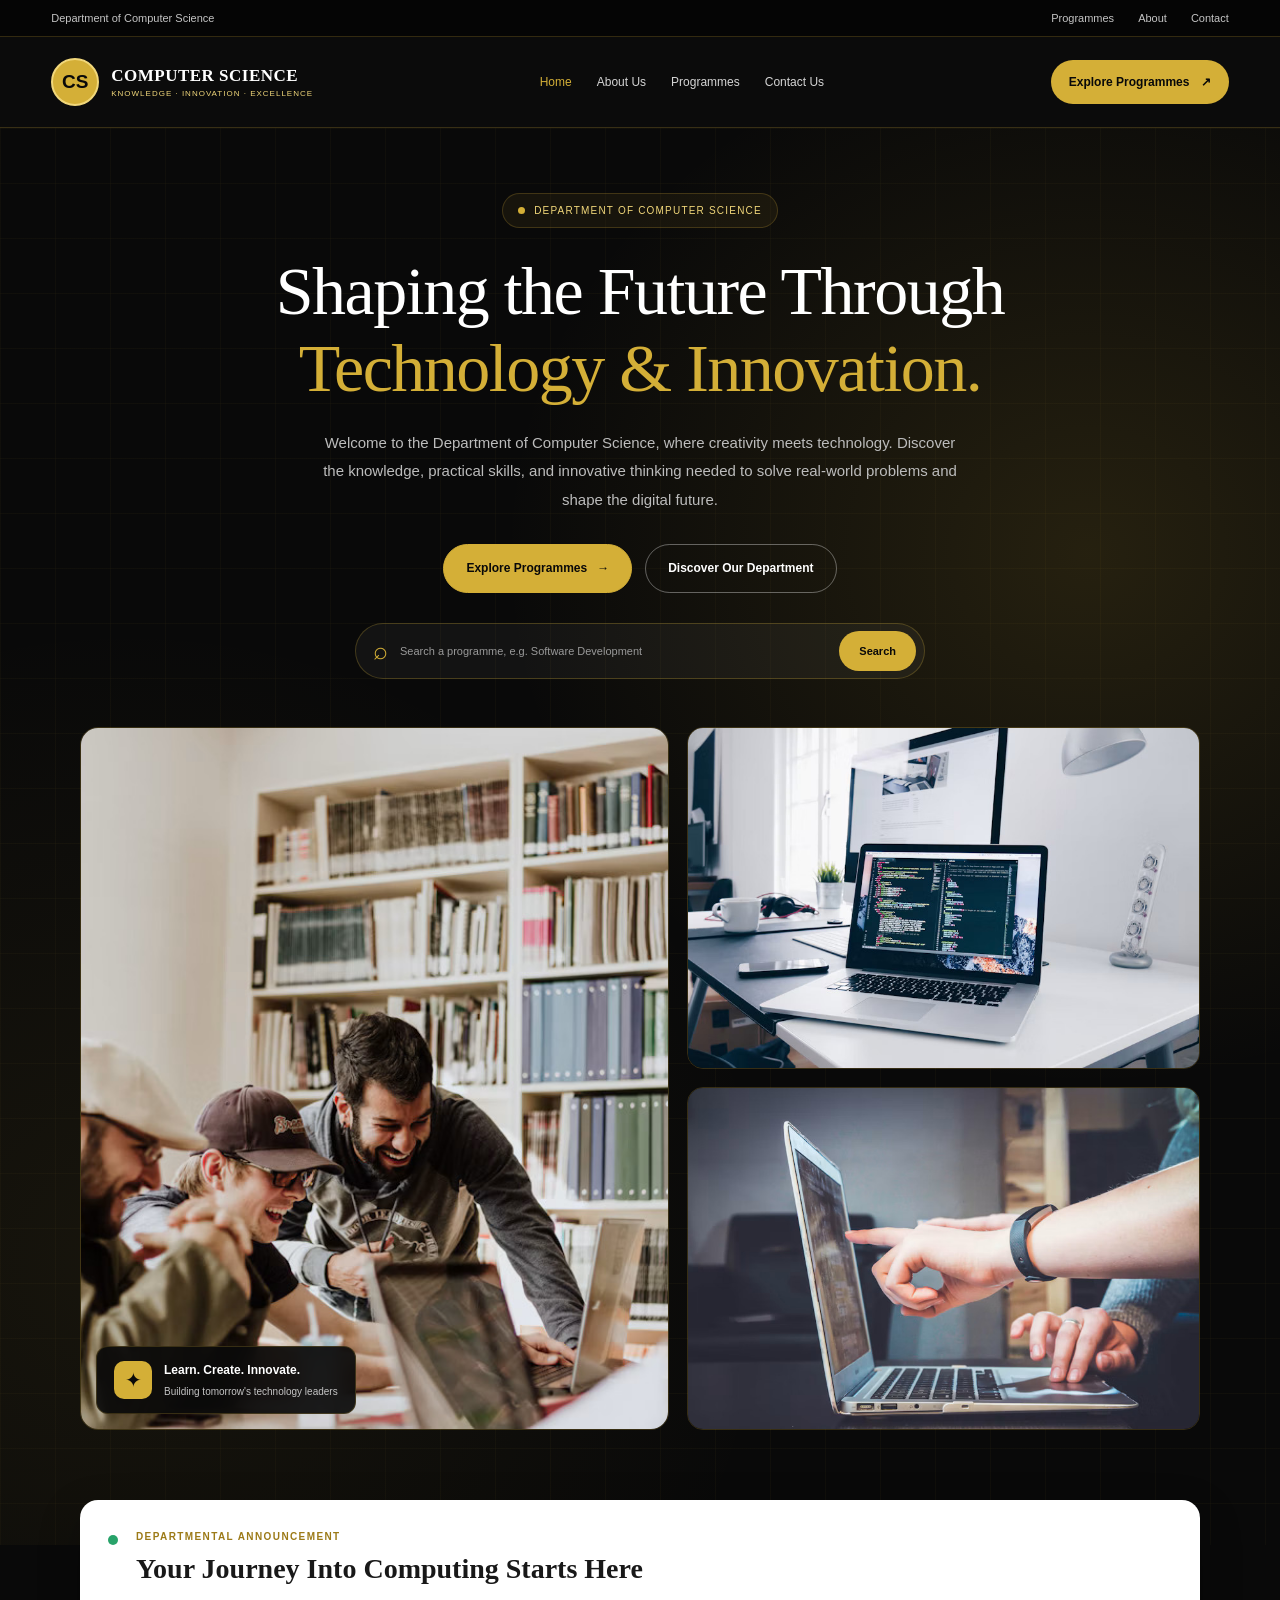
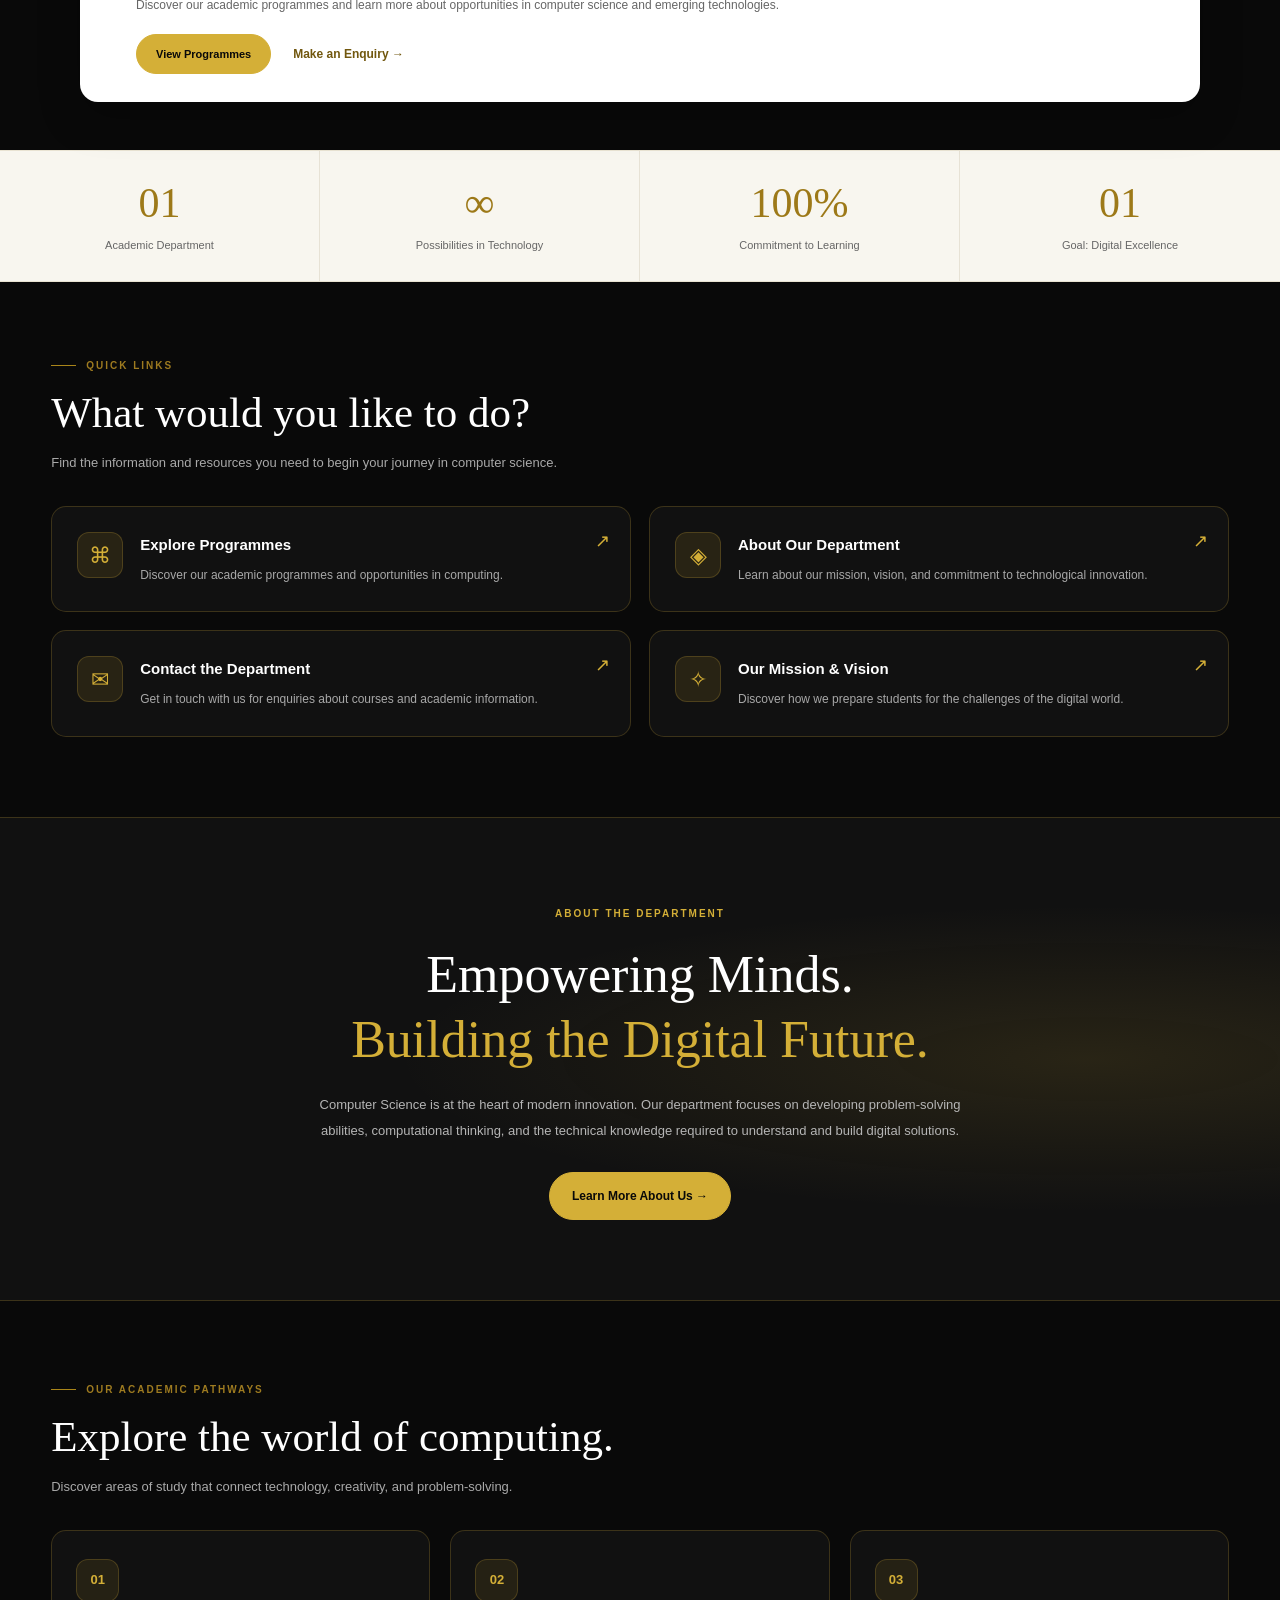
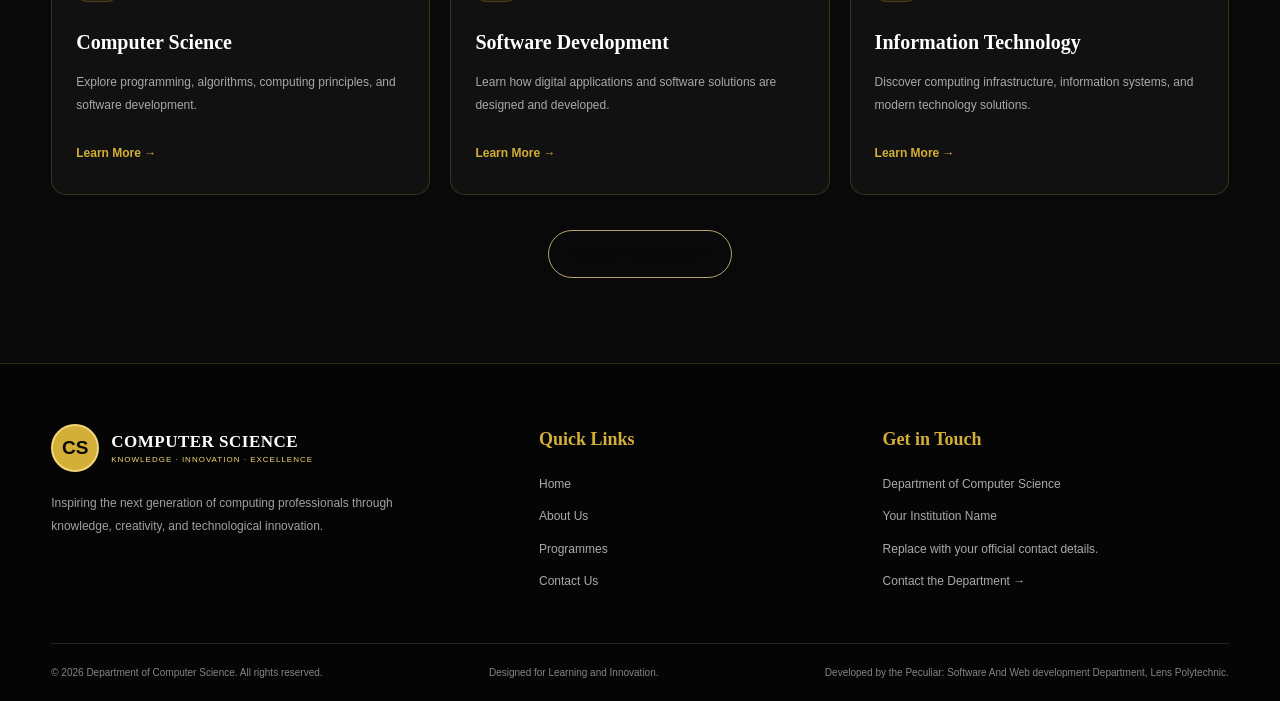
<file: index.html>
<!DOCTYPE html>
<html lang="en">
<head>
    <meta charset="UTF-8">
    <meta name="viewport" content="width=device-width, initial-scale=1.0">

    <title>Department of Computer Science | Official Website</title>

    <meta name="description"
          content="Explore the Department of Computer Science, our academic programmes, research, and opportunities in computing and technology.">

    <link rel="stylesheet" href="style.css">
</head>

<body>

    <!-- TOP INFORMATION BAR -->
    <div class="top-bar">
        <div class="top-bar-inner">
            <span>Department of Computer Science</span>

            <div class="top-links">
                <a href="#programmes">Programmes</a>
                <a href="#about">About</a>
                <a href="#contact">Contact</a>
            </div>
        </div>
    </div>


    <!-- MAIN NAVIGATION -->
    <header class="header">
        <div class="navbar">

            <a href="index.html" class="brand">
                <div class="brand-logo">CS</div>

                <div class="brand-text">
                    <h2>COMPUTER SCIENCE</h2>
                    <p>KNOWLEDGE · INNOVATION · EXCELLENCE</p>
                </div>
            </a>

            <nav class="navigation">
                <a href="index.html" class="active">Home</a>
                <a href="about.html">About Us</a>
                <a href="programmes.html">Programmes</a>
                <a href="contact.html">Contact Us</a>
            </nav>

            <a href="#programmes" class="nav-button">
                Explore Programmes <span>↗</span>
            </a>

        </div>
    </header>


    <!-- HERO SECTION -->
    <main>

        <section class="hero">

            <div class="hero-content">

                <div class="badge">
                    <span class="badge-dot"></span>
                    DEPARTMENT OF COMPUTER SCIENCE
                </div>

                <h1>
                    Shaping the Future Through
                    <span>Technology & Innovation.</span>
                </h1>

                <p class="hero-description">
                    Welcome to the Department of Computer Science, where
                    creativity meets technology. Discover the knowledge,
                    practical skills, and innovative thinking needed to
                    solve real-world problems and shape the digital future.
                </p>

                <div class="hero-buttons">
                    <a href="#programmes" class="button button-gold">
                        Explore Programmes <span>→</span>
                    </a>

                    <a href="about.html" class="button button-outline">
                        Discover Our Department
                    </a>
                </div>


                <!-- PROGRAMME SEARCH -->
                <form class="search-box" action="programmes.html" method="get">

                    <span class="search-icon">⌕</span>

                    <input
                        type="search"
                        name="search"
                        placeholder="Search a programme, e.g. Software Development"
                        aria-label="Search programmes"
                    >

                    <button type="submit">Search</button>

                </form>

            </div>


            <!-- HERO IMAGE GALLERY -->
            <div class="hero-gallery">

                <div class="gallery-main">

                    <img
                        src="student.jpg"
                        alt="Students collaborating in an academic environment"
                    >

                    <div class="image-caption">
                        <div class="caption-icon">✦</div>

                        <div>
                            <h3>Learn. Create. Innovate.</h3>
                            <p>Building tomorrow's technology leaders</p>
                        </div>
                    </div>

                </div>


                <div class="gallery-side">

                    <div class="gallery-small">
                        <img
                            src="system.jpg"
                            alt="Computer technology and digital learning"
                        >
                    </div>

                    <div class="gallery-small">
                        <img
                            src="learning.jpg"
                            alt="Computer workstation used for software development"
                        >
                    </div>

                </div>

            </div>

        </section>


        <!-- ADMISSION ANNOUNCEMENT -->
        <section class="announcement-section">

            <div class="announcement-card">

                <div class="announcement-indicator"></div>

                <div class="announcement-content">

                    <p class="announcement-label">
                        DEPARTMENTAL ANNOUNCEMENT
                    </p>

                    <h2>
                        Your Journey Into Computing Starts Here
                    </h2>

                    <p>
                        Discover our academic programmes and learn more
                        about opportunities in computer science and
                        emerging technologies.
                    </p>

                    <div class="announcement-buttons">
                        <a href="programmes.html" class="button button-gold">
                            View Programmes
                        </a>

                        <a href="contact.html" class="text-link">
                            Make an Enquiry →
                        </a>
                    </div>

                </div>

            </div>

        </section>


        <!-- DEPARTMENT STATISTICS -->
        <section class="statistics">

            <div class="stat-item">
                <h2>01</h2>
                <p>Academic Department</p>
            </div>

            <div class="stat-item">
                <h2>∞</h2>
                <p>Possibilities in Technology</p>
            </div>

            <div class="stat-item">
                <h2>100%</h2>
                <p>Commitment to Learning</p>
            </div>

            <div class="stat-item">
                <h2>01</h2>
                <p>Goal: Digital Excellence</p>
            </div>

        </section>


        <!-- QUICK LINKS -->
        <section class="quick-links section-container">

            <div class="section-heading">

                <p class="eyebrow">
                    <span></span> QUICK LINKS
                </p>

                <h2>What would you like to do?</h2>

                <p class="section-description">
                    Find the information and resources you need to
                    begin your journey in computer science.
                </p>

            </div>


            <div class="quick-links-grid">

                <a href="programmes.html" class="quick-card">

                    <div class="quick-icon">⌘</div>

                    <div class="quick-card-content">
                        <h3>Explore Programmes</h3>

                        <p>
                            Discover our academic programmes and
                            opportunities in computing.
                        </p>
                    </div>

                    <span class="card-arrow">↗</span>

                </a>


                <a href="about.html" class="quick-card">

                    <div class="quick-icon">◈</div>

                    <div class="quick-card-content">
                        <h3>About Our Department</h3>

                        <p>
                            Learn about our mission, vision, and
                            commitment to technological innovation.
                        </p>
                    </div>

                    <span class="card-arrow">↗</span>

                </a>


                <a href="contact.html" class="quick-card">

                    <div class="quick-icon">✉</div>

                    <div class="quick-card-content">
                        <h3>Contact the Department</h3>

                        <p>
                            Get in touch with us for enquiries
                            about courses and academic information.
                        </p>
                    </div>

                    <span class="card-arrow">↗</span>

                </a>


                <a href="about.html#mission" class="quick-card">

                    <div class="quick-icon">✧</div>

                    <div class="quick-card-content">
                        <h3>Our Mission & Vision</h3>

                        <p>
                            Discover how we prepare students for
                            the challenges of the digital world.
                        </p>
                    </div>

                    <span class="card-arrow">↗</span>

                </a>

            </div>

        </section>


        <!-- ABOUT PREVIEW -->
        <section class="about-preview" id="about">

            <div class="about-preview-inner">

                <div class="about-label">
                    ABOUT THE DEPARTMENT
                </div>

                <h2>
                    Empowering Minds.
                    <span>Building the Digital Future.</span>
                </h2>

                <p>
                    Computer Science is at the heart of modern
                    innovation. Our department focuses on developing
                    problem-solving abilities, computational thinking,
                    and the technical knowledge required to understand
                    and build digital solutions.
                </p>

                <a href="about.html" class="button button-gold">
                    Learn More About Us →
                </a>

            </div>

        </section>


        <!-- PROGRAMMES PREVIEW -->
        <section class="programmes-preview section-container"
                 id="programmes">

            <div class="section-heading">

                <p class="eyebrow">
                    <span></span> OUR ACADEMIC PATHWAYS
                </p>

                <h2>Explore the world of computing.</h2>

                <p class="section-description">
                    Discover areas of study that connect technology,
                    creativity, and problem-solving.
                </p>

            </div>


            <div class="programme-grid">

                <div class="programme-card">
                    <div class="programme-number">01</div>
                    <h3>Computer Science</h3>
                    <p>
                        Explore programming, algorithms, computing
                        principles, and software development.
                    </p>
                    <a href="programmes.html">Learn More →</a>
                </div>


                <div class="programme-card">
                    <div class="programme-number">02</div>
                    <h3>Software Development</h3>
                    <p>
                        Learn how digital applications and software
                        solutions are designed and developed.
                    </p>
                    <a href="programmes.html">Learn More →</a>
                </div>


                <div class="programme-card">
                    <div class="programme-number">03</div>
                    <h3>Information Technology</h3>
                    <p>
                        Discover computing infrastructure, information
                        systems, and modern technology solutions.
                    </p>
                    <a href="programmes.html">Learn More →</a>
                </div>

            </div>

            <div class="programmes-footer">
                <a href="programmes.html" class="button button-outline-dark">
                    View All Programmes →
                </a>
            </div>

        </section>

    </main>


    <!-- FOOTER -->
    <footer class="footer" id="contact">

        <div class="footer-main">

            <div class="footer-brand">

                <a href="index.html" class="brand footer-logo">

                    <div class="brand-logo">CS</div>

                    <div class="brand-text">
                        <h2>COMPUTER SCIENCE</h2>
                        <p>KNOWLEDGE · INNOVATION · EXCELLENCE</p>
                    </div>

                </a>

                <p>
                    Inspiring the next generation of computing
                    professionals through knowledge, creativity,
                    and technological innovation.
                </p>

            </div>


            <div class="footer-column">
                <h3>Quick Links</h3>
                <a href="index.html">Home</a>
                <a href="about.html">About Us</a>
                <a href="programmes.html">Programmes</a>
                <a href="contact.html">Contact Us</a>
            </div>


            <div class="footer-column">
                <h3>Get in Touch</h3>
                <p>Department of Computer Science</p>
                <p>Your Institution Name</p>
                <p>Replace with your official contact details.</p>
                <a href="contact.html">Contact the Department →</a>
            </div>

        </div>


        <div class="footer-bottom">

            <p>
                &copy; <span id="current-year">2026</span>
                Department of Computer Science.
                All rights reserved.
            </p>

            <p>Designed for Learning and Innovation.</p>
            <p>Developed by the Peculiar: Software And Web development Department, Lens Polytechnic.</p>

        </div>

    </footer>

</body>
</html>
</file>
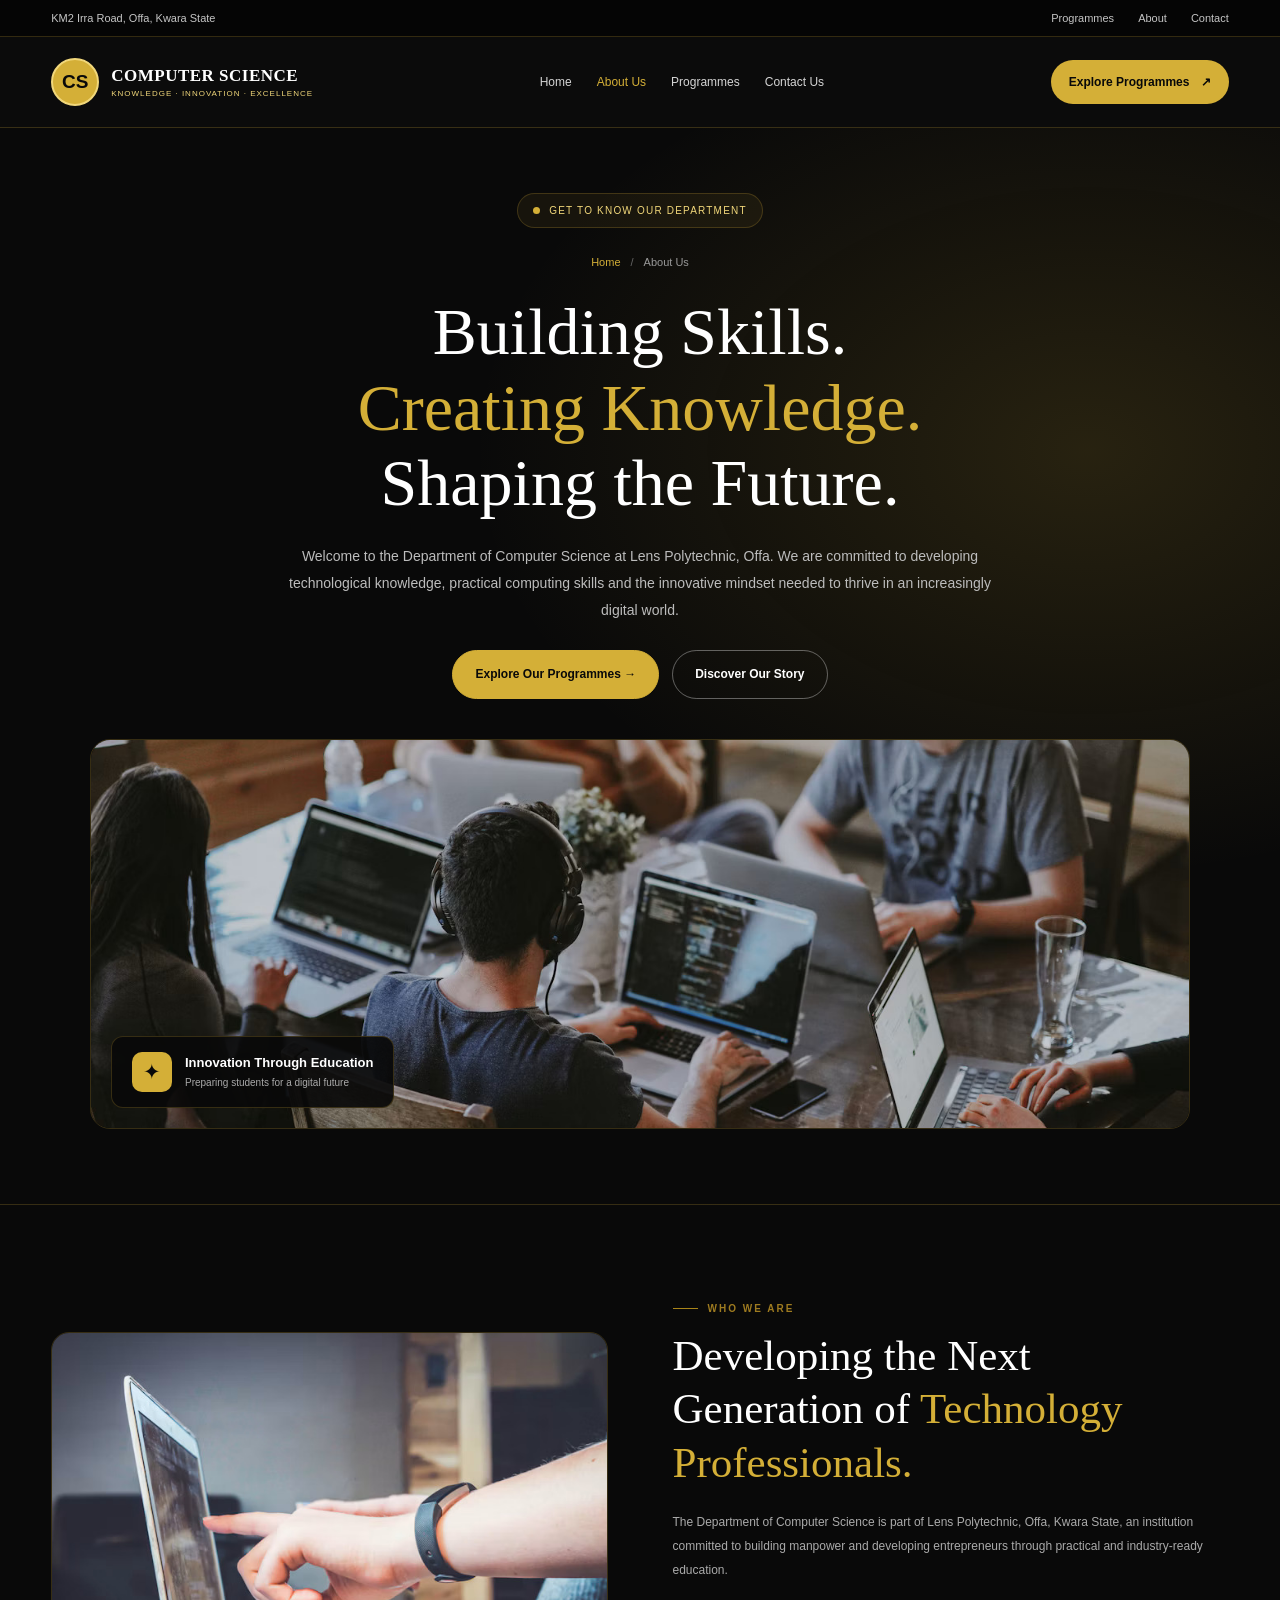
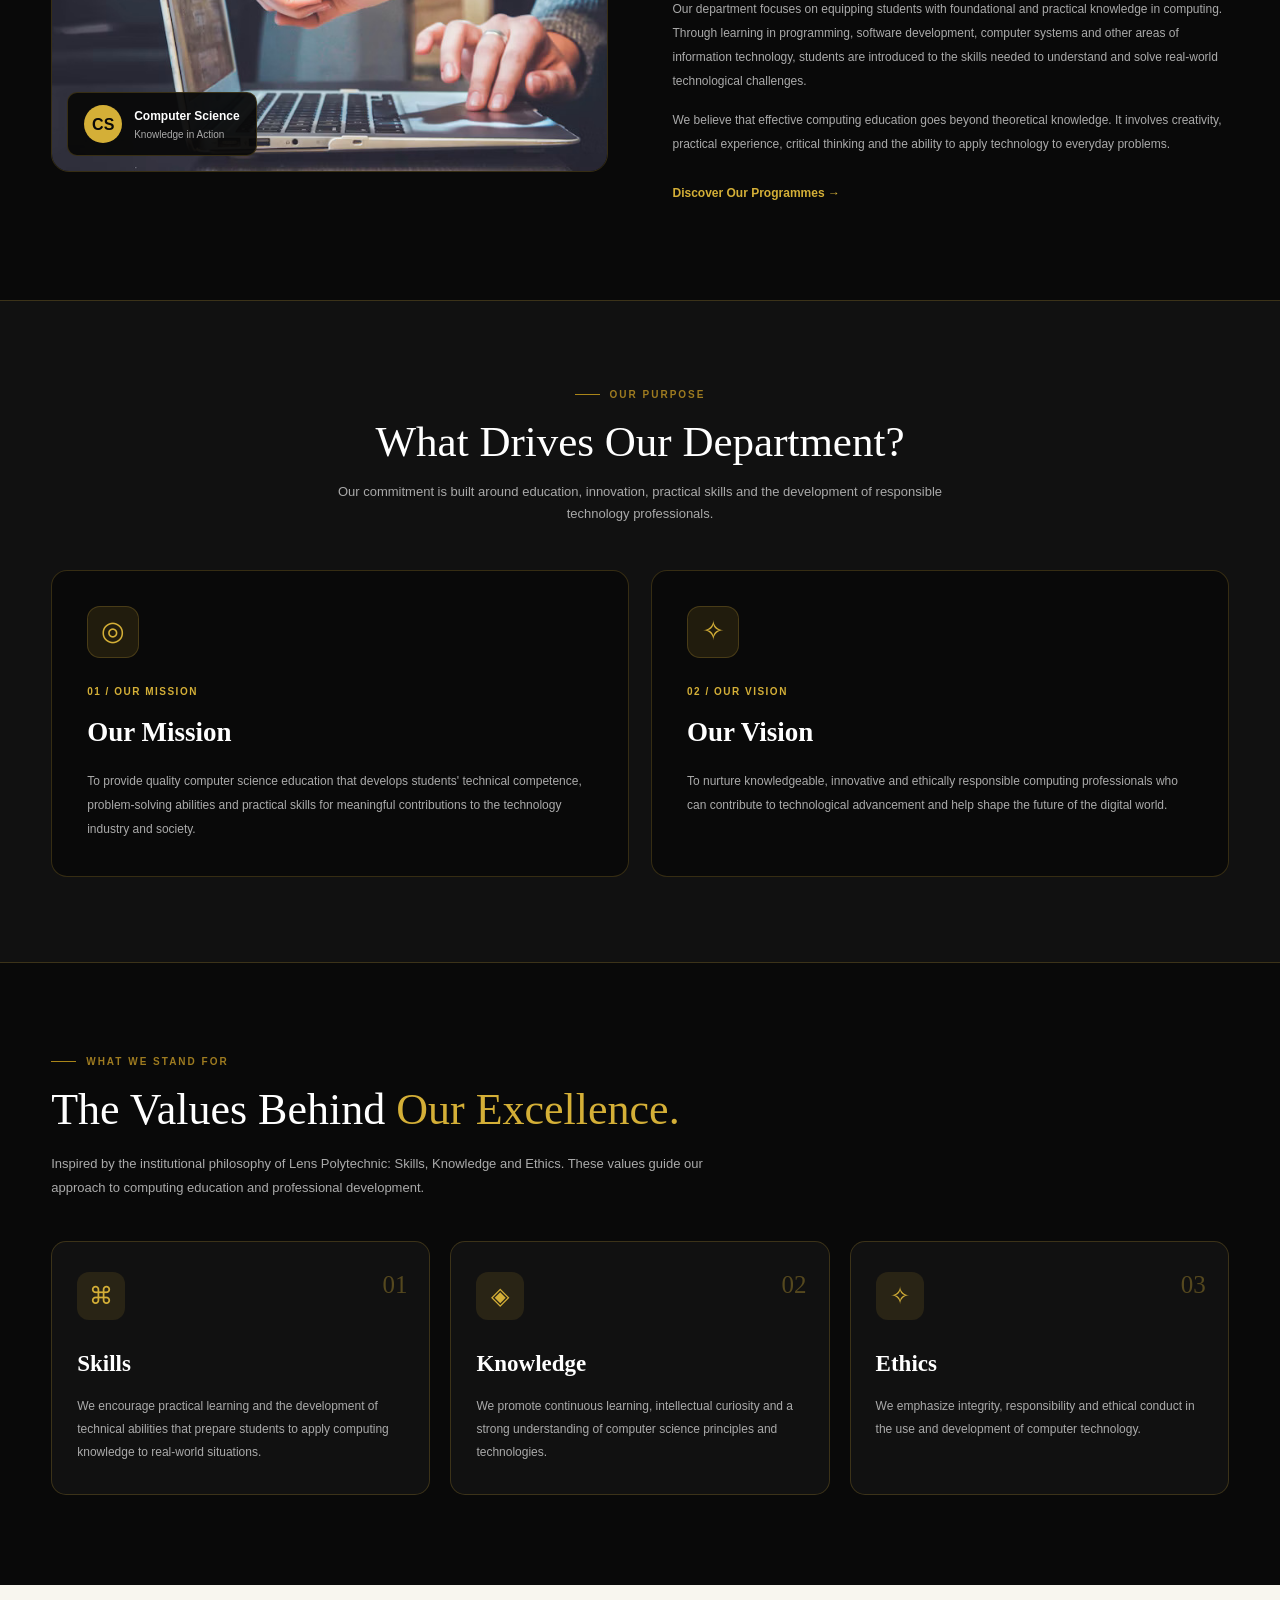
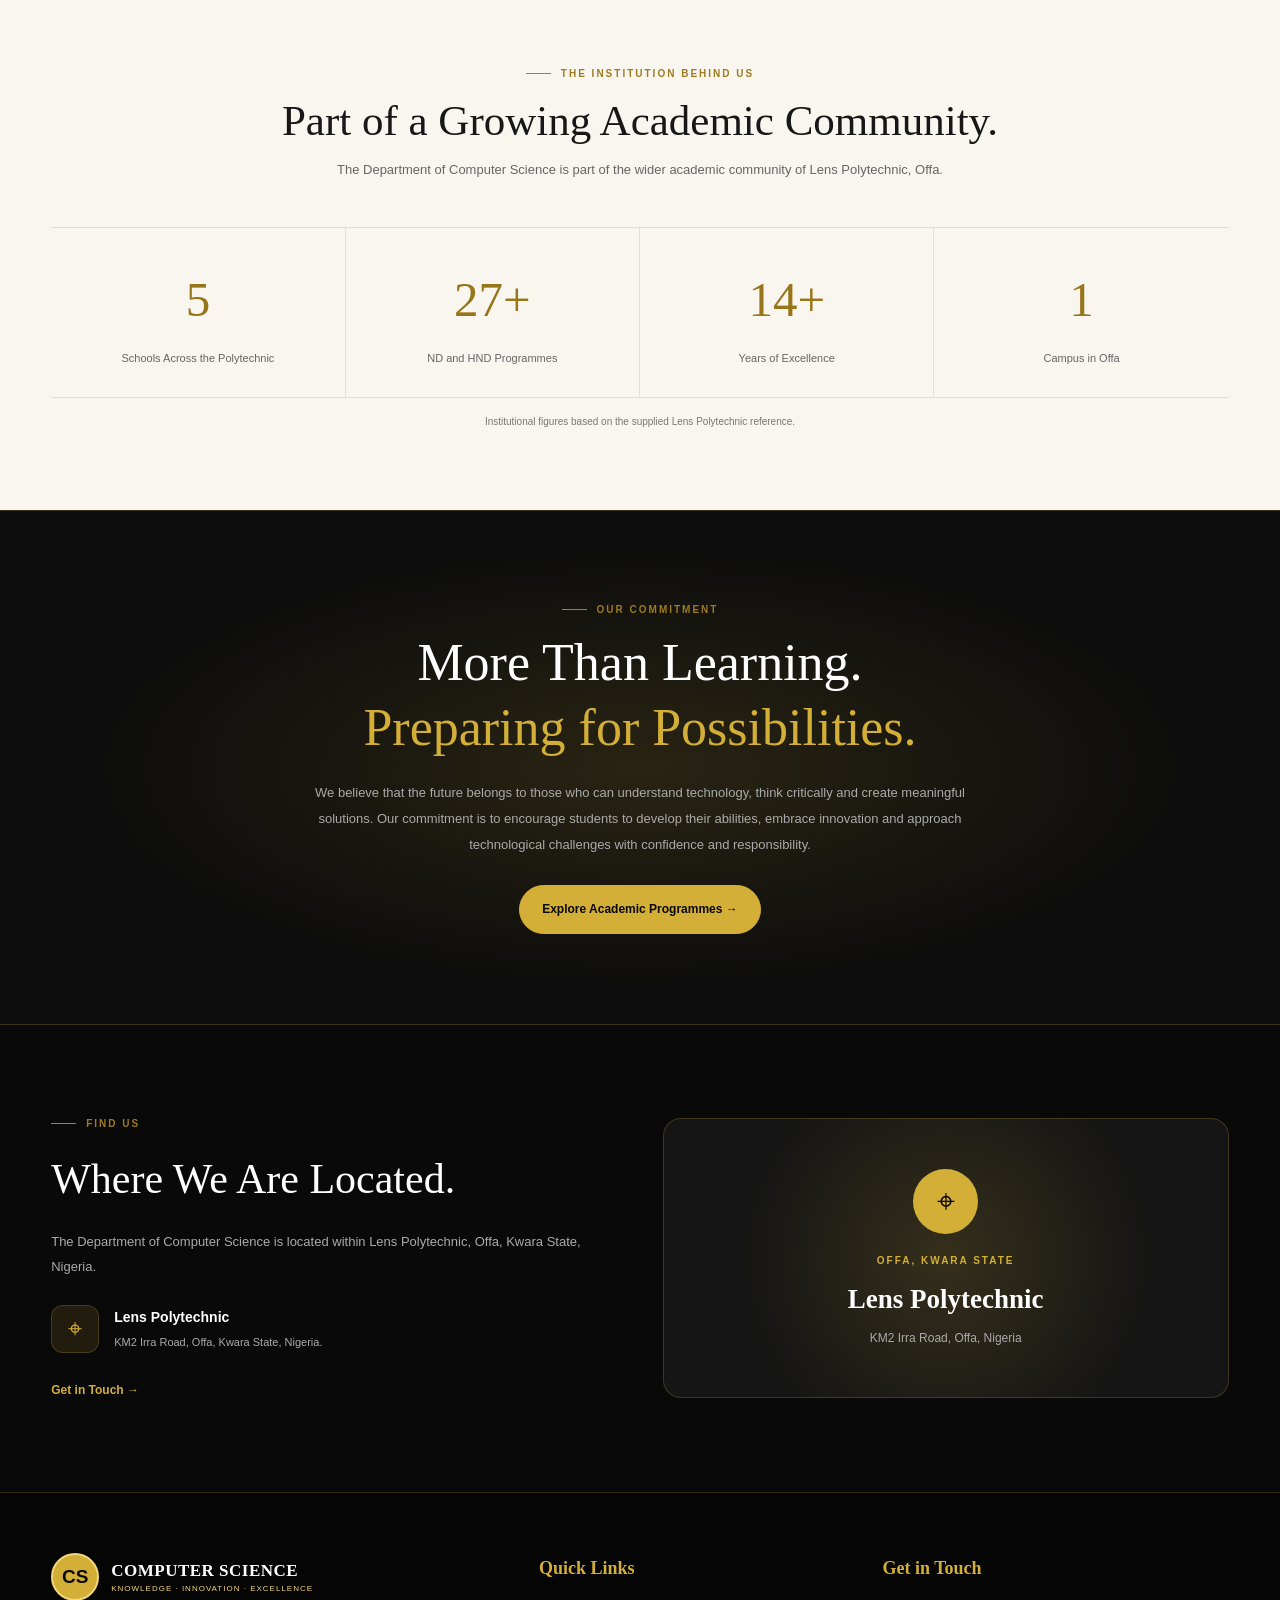
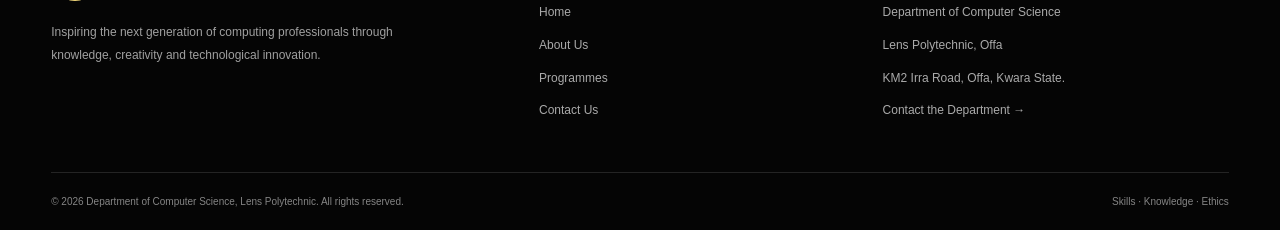
<file: about.html>
<!DOCTYPE html>
<html lang="en">
<head>
    <meta charset="UTF-8">
    <meta name="viewport" content="width=device-width, initial-scale=1.0">

    <title>About Us | Department of Computer Science - Lens Polytechnic</title>

    <meta name="description" content="Learn about the Department of Computer Science at Lens Polytechnic, Offa, Kwara State, its mission, vision and commitment to technological education.">

    <link rel="stylesheet" href="style.css">
</head>

<body>

    <!-- TOP INFORMATION BAR -->
    <div class="top-bar">
        <div class="top-bar-inner">
            <span>KM2 Irra Road, Offa, Kwara State</span>

            <div class="top-links">
                <a href="index.html#programmes">Programmes</a>
                <a href="about.html">About</a>
                <a href="contact.html">Contact</a>
            </div>
        </div>
    </div>


    <!-- MAIN NAVIGATION -->
    <header class="header">
        <div class="navbar">

            <a href="index.html" class="brand">
                <div class="brand-logo">CS</div>

                <div class="brand-text">
                    <h2>COMPUTER SCIENCE</h2>
                    <p>KNOWLEDGE · INNOVATION · EXCELLENCE</p>
                </div>
            </a>

            <nav class="navigation">
                <a href="index.html">Home</a>
                <a href="about.html" class="active">About Us</a>
                <a href="programmes.html">Programmes</a>
                <a href="contact.html">Contact Us</a>
            </nav>

            <a href="programmes.html" class="nav-button">
                Explore Programmes <span>↗</span>
            </a>

        </div>
    </header>


    <main>

        <!-- ABOUT HERO -->
        <section class="about-hero-page">

            <div class="about-hero-content">

                <div class="badge">
                    <span class="badge-dot"></span>
                    GET TO KNOW OUR DEPARTMENT
                </div>

                <p class="about-breadcrumb">
                    <a href="index.html">Home</a>
                    <span>/</span>
                    About Us
                </p>

                <h1>
                    Building Skills.
                    <span>Creating Knowledge.</span>
                    Shaping the Future.
                </h1>

                <p class="about-hero-description">
                    Welcome to the Department of Computer Science at
                    Lens Polytechnic, Offa. We are committed to
                    developing technological knowledge, practical
                    computing skills and the innovative mindset
                    needed to thrive in an increasingly digital world.
                </p>

                <div class="hero-buttons">
                    <a href="programmes.html" class="button button-gold">
                        Explore Our Programmes →
                    </a>

                    <a href="#our-story" class="button button-outline">
                        Discover Our Story
                    </a>
                </div>

            </div>


            <!-- ABOUT HERO IMAGE -->
            <div class="about-hero-image">

                <img
                    src="aboutuse.jpg"
                    alt="Students working together in a conducive and collaborative learning environment"
                >

                <div class="about-image-label">
                    <span class="about-image-icon">✦</span>

                    <div>
                        <h3>Innovation Through Education</h3>
                        <p>Preparing students for a digital future</p>
                    </div>
                </div>

            </div>

        </section>


        <!-- DEPARTMENT INTRODUCTION -->
        <section class="about-story section-container" id="our-story">

            <div class="story-image">

                <img
                    src="learning.jpg"
                    alt="Technology and computer-based learning"
                >

                <div class="story-image-tag">
                    <span>CS</span>
                    <div>
                        <strong>Computer Science</strong>
                        <small>Knowledge in Action</small>
                    </div>
                </div>

            </div>


            <div class="story-content">

                <p class="eyebrow">
                    <span></span> WHO WE ARE
                </p>

                <h2>
                    Developing the Next Generation of
                    <span>Technology Professionals.</span>
                </h2>

                <p>
                    The Department of Computer Science is part of
                    Lens Polytechnic, Offa, Kwara State, an institution
                    committed to building manpower and developing
                    entrepreneurs through practical and industry-ready
                    education.
                </p>

                <p>
                    Our department focuses on equipping students with
                    foundational and practical knowledge in computing.
                    Through learning in programming, software
                    development, computer systems and other areas of
                    information technology, students are introduced
                    to the skills needed to understand and solve
                    real-world technological challenges.
                </p>

                <p>
                    We believe that effective computing education
                    goes beyond theoretical knowledge. It involves
                    creativity, practical experience, critical
                    thinking and the ability to apply technology
                    to everyday problems.
                </p>

                <a href="programmes.html" class="story-link">
                    Discover Our Programmes →
                </a>

            </div>

        </section>


        <!-- MISSION AND VISION -->
        <section class="mission-section" id="mission">

            <div class="section-container">

                <div class="section-heading centered-heading">

                    <p class="eyebrow">
                        <span></span> OUR PURPOSE
                    </p>

                    <h2>
                        What Drives Our Department?
                    </h2>

                    <p class="section-description">
                        Our commitment is built around education,
                        innovation, practical skills and the
                        development of responsible technology professionals.
                    </p>

                </div>


                <div class="mission-grid">

                    <div class="mission-card">

                        <div class="mission-icon">◎</div>

                        <p class="mission-number">01 / OUR MISSION</p>

                        <h3>Our Mission</h3>

                        <p>
                            To provide quality computer science
                            education that develops students'
                            technical competence, problem-solving
                            abilities and practical skills for
                            meaningful contributions to the
                            technology industry and society.
                        </p>

                    </div>


                    <div class="mission-card vision-card">

                        <div class="mission-icon">✧</div>

                        <p class="mission-number">02 / OUR VISION</p>

                        <h3>Our Vision</h3>

                        <p>
                            To nurture knowledgeable, innovative
                            and ethically responsible computing
                            professionals who can contribute to
                            technological advancement and help
                            shape the future of the digital world.
                        </p>

                    </div>

                </div>

            </div>

        </section>


        <!-- CORE VALUES -->
        <section class="values-section section-container">

            <div class="values-heading">

                <p class="eyebrow">
                    <span></span> WHAT WE STAND FOR
                </p>

                <h2>
                    The Values Behind
                    <span>Our Excellence.</span>
                </h2>

                <p>
                    Inspired by the institutional philosophy of
                    Lens Polytechnic: Skills, Knowledge and Ethics.
                    These values guide our approach to computing
                    education and professional development.
                </p>

            </div>


            <div class="values-grid">

                <div class="value-card">

                    <div class="value-number">01</div>

                    <div class="value-icon">⌘</div>

                    <h3>Skills</h3>

                    <p>
                        We encourage practical learning and the
                        development of technical abilities that
                        prepare students to apply computing
                        knowledge to real-world situations.
                    </p>

                </div>


                <div class="value-card">

                    <div class="value-number">02</div>

                    <div class="value-icon">◈</div>

                    <h3>Knowledge</h3>

                    <p>
                        We promote continuous learning, intellectual
                        curiosity and a strong understanding of
                        computer science principles and technologies.
                    </p>

                </div>


                <div class="value-card">

                    <div class="value-number">03</div>

                    <div class="value-icon">✧</div>

                    <h3>Ethics</h3>

                    <p>
                        We emphasize integrity, responsibility and
                        ethical conduct in the use and development
                        of computer technology.
                    </p>

                </div>

            </div>

        </section>


        <!-- INSTITUTIONAL STATISTICS -->
        <section class="about-facts">

            <div class="section-container">

                <div class="section-heading centered-heading">

                    <p class="eyebrow">
                        <span></span> THE INSTITUTION BEHIND US
                    </p>

                    <h2>
                        Part of a Growing Academic Community.
                    </h2>

                    <p class="section-description">
                        The Department of Computer Science is part
                        of the wider academic community of
                        Lens Polytechnic, Offa.
                    </p>

                </div>


                <div class="facts-grid">

                    <div class="fact-item">
                        <h3>5</h3>
                        <p>Schools Across the Polytechnic</p>
                    </div>

                    <div class="fact-item">
                        <h3>27+</h3>
                        <p>ND and HND Programmes</p>
                    </div>

                    <div class="fact-item">
                        <h3>14+</h3>
                        <p>Years of Excellence</p>
                    </div>

                    <div class="fact-item">
                        <h3>1</h3>
                        <p>Campus in Offa</p>
                    </div>

                </div>

                <p class="facts-note">
                    Institutional figures based on the supplied
                    Lens Polytechnic reference.
                </p>

            </div>

        </section>


        <!-- OUR COMMITMENT -->
        <section class="commitment-section">

            <div class="commitment-inner">

                <p class="eyebrow">
                    <span></span> OUR COMMITMENT
                </p>

                <h2>
                    More Than Learning.
                    <span>Preparing for Possibilities.</span>
                </h2>

                <p>
                    We believe that the future belongs to those
                    who can understand technology, think critically
                    and create meaningful solutions. Our commitment
                    is to encourage students to develop their
                    abilities, embrace innovation and approach
                    technological challenges with confidence
                    and responsibility.
                </p>

                <a href="programmes.html" class="button button-gold">
                    Explore Academic Programmes →
                </a>

            </div>

        </section>


        <!-- LOCATION -->
        <section class="location-section section-container">

            <div class="location-content">

                <p class="eyebrow">
                    <span></span> FIND US
                </p>

                <h2>Where We Are Located.</h2>

                <p>
                    The Department of Computer Science is located
                    within Lens Polytechnic, Offa, Kwara State,
                    Nigeria.
                </p>

                <div class="location-details">

                    <div class="location-icon">⌖</div>

                    <div>
                        <h3>Lens Polytechnic</h3>
                        <p>KM2 Irra Road, Offa, Kwara State, Nigeria.</p>
                    </div>

                </div>

                <a href="contact.html" class="story-link">
                    Get in Touch →
                </a>

            </div>


            <div class="location-visual">

                <div class="location-symbol">⌖</div>

                <p>OFFA, KWARA STATE</p>

                <h3>Lens Polytechnic</h3>

                <span>KM2 Irra Road, Offa, Nigeria</span>

            </div>

        </section>


    </main>


    <!-- FOOTER -->
    <footer class="footer">

        <div class="footer-main">

            <div class="footer-brand">

                <a href="index.html" class="brand footer-logo">

                    <div class="brand-logo">CS</div>

                    <div class="brand-text">
                        <h2>COMPUTER SCIENCE</h2>
                        <p>KNOWLEDGE · INNOVATION · EXCELLENCE</p>
                    </div>

                </a>

                <p>
                    Inspiring the next generation of computing
                    professionals through knowledge, creativity
                    and technological innovation.
                </p>

            </div>


            <div class="footer-column">

                <h3>Quick Links</h3>

                <a href="index.html">Home</a>
                <a href="about.html">About Us</a>
                <a href="programmes.html">Programmes</a>
                <a href="contact.html">Contact Us</a>

            </div>


            <div class="footer-column">

                <h3>Get in Touch</h3>

                <p>Department of Computer Science</p>
                <p>Lens Polytechnic, Offa</p>
                <p>KM2 Irra Road, Offa, Kwara State.</p>

                <a href="contact.html">Contact the Department →</a>

            </div>

        </div>


        <div class="footer-bottom">

            <p>
                &copy; 2026 Department of Computer Science,
                Lens Polytechnic. All rights reserved.
            </p>

            <p>Skills · Knowledge · Ethics</p>

        </div>

    </footer>

</body>
</html>
</file>
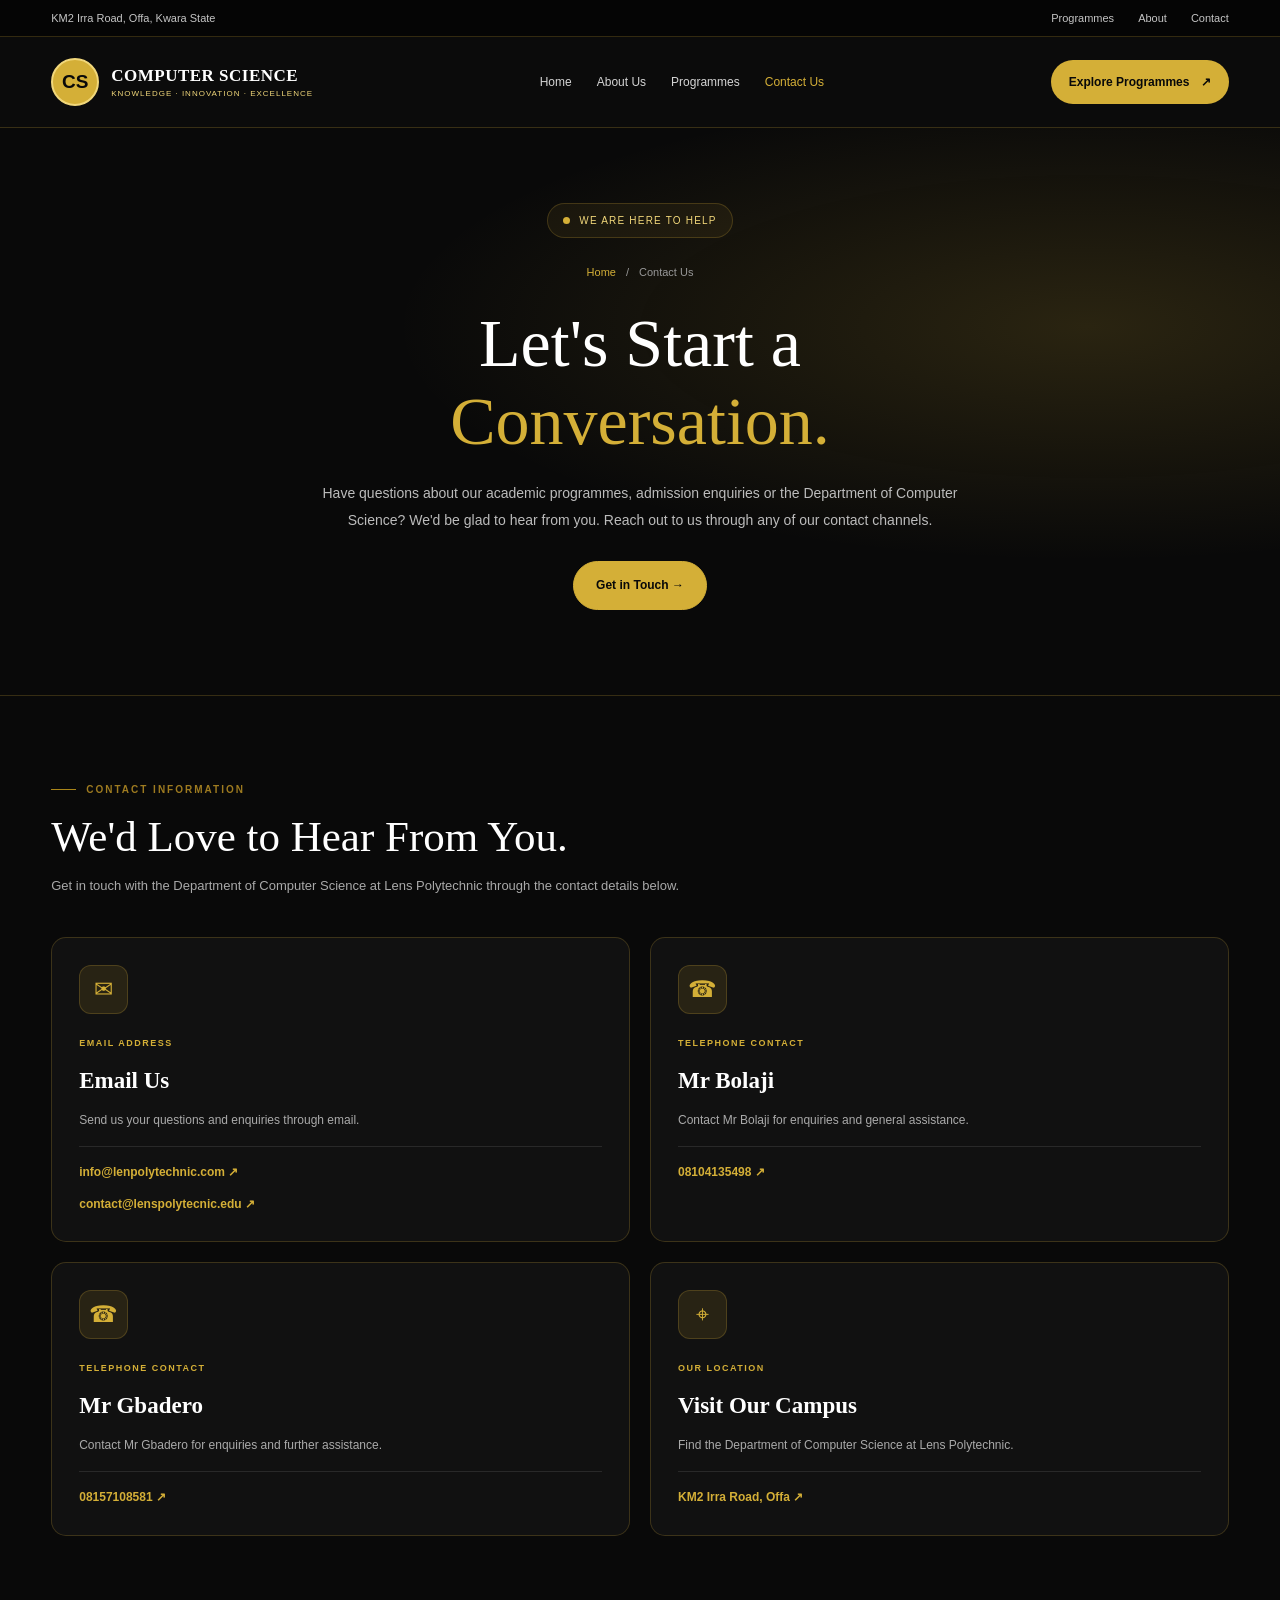
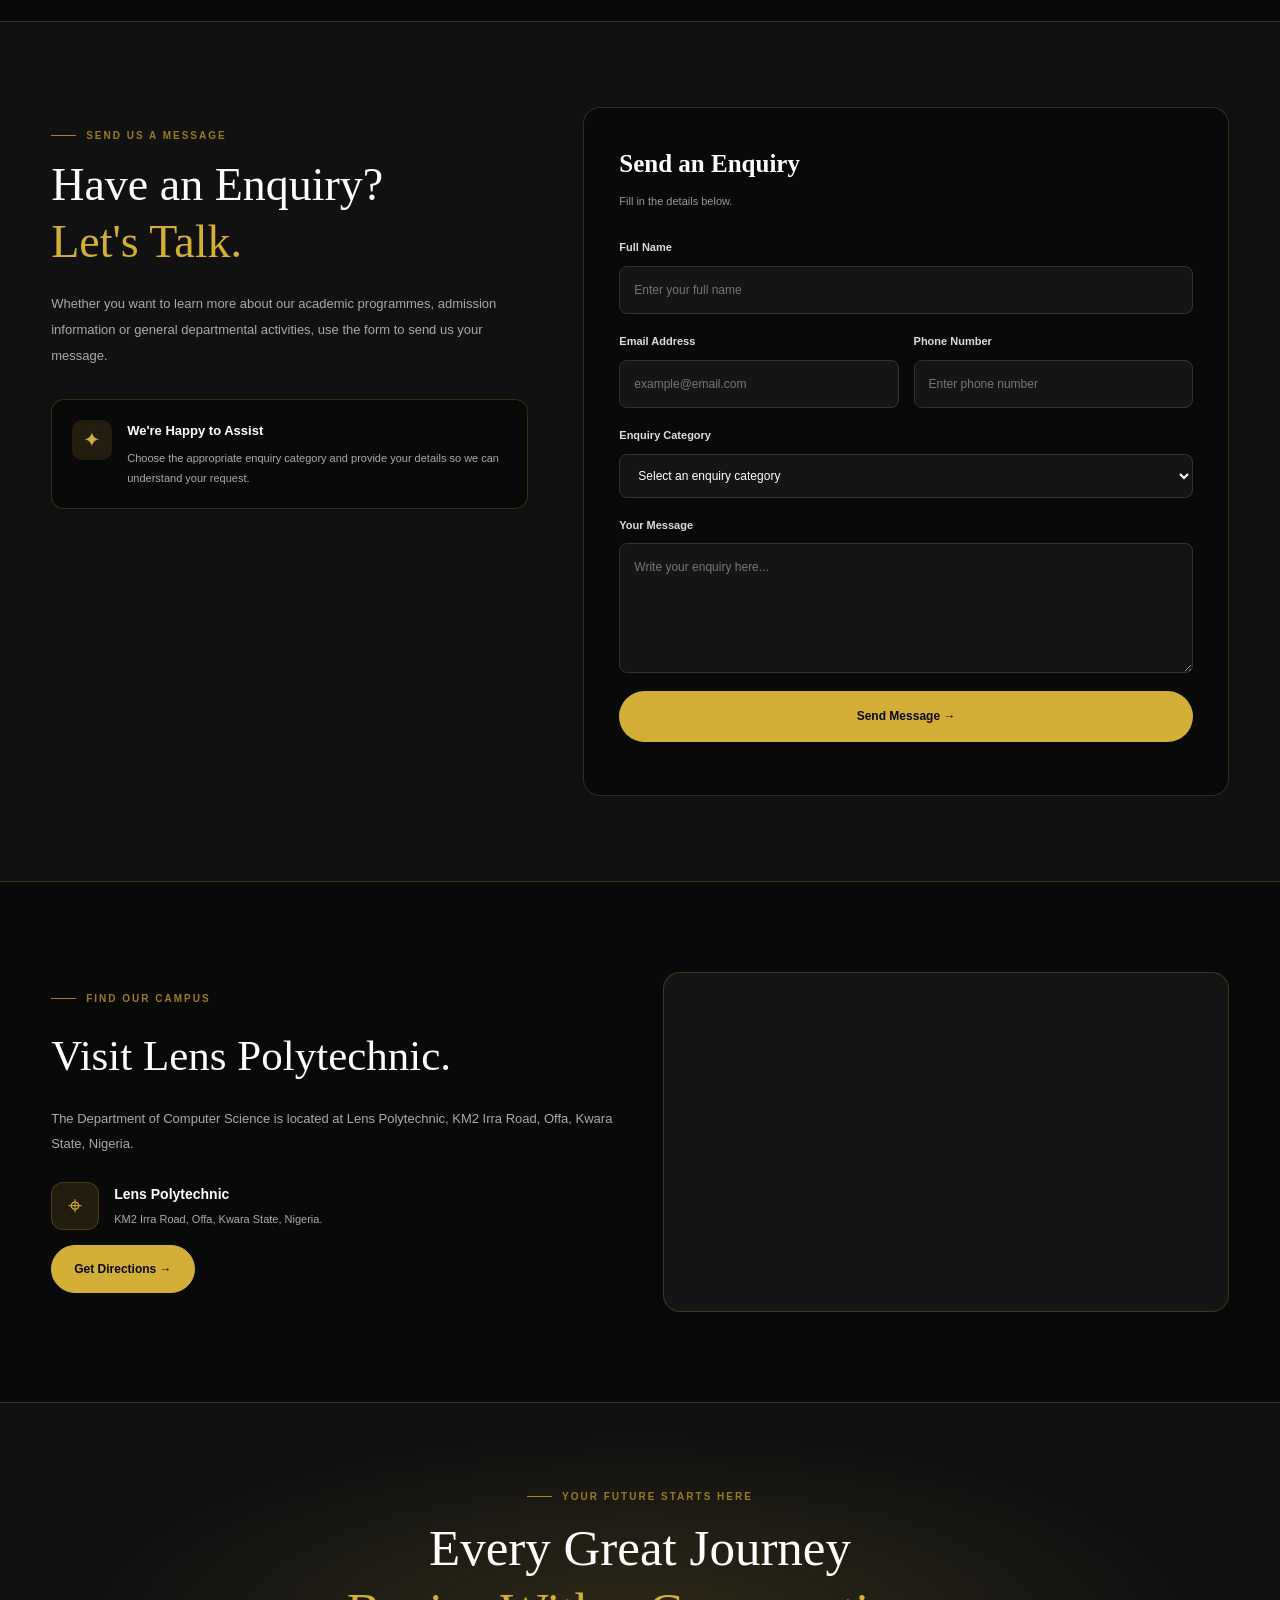
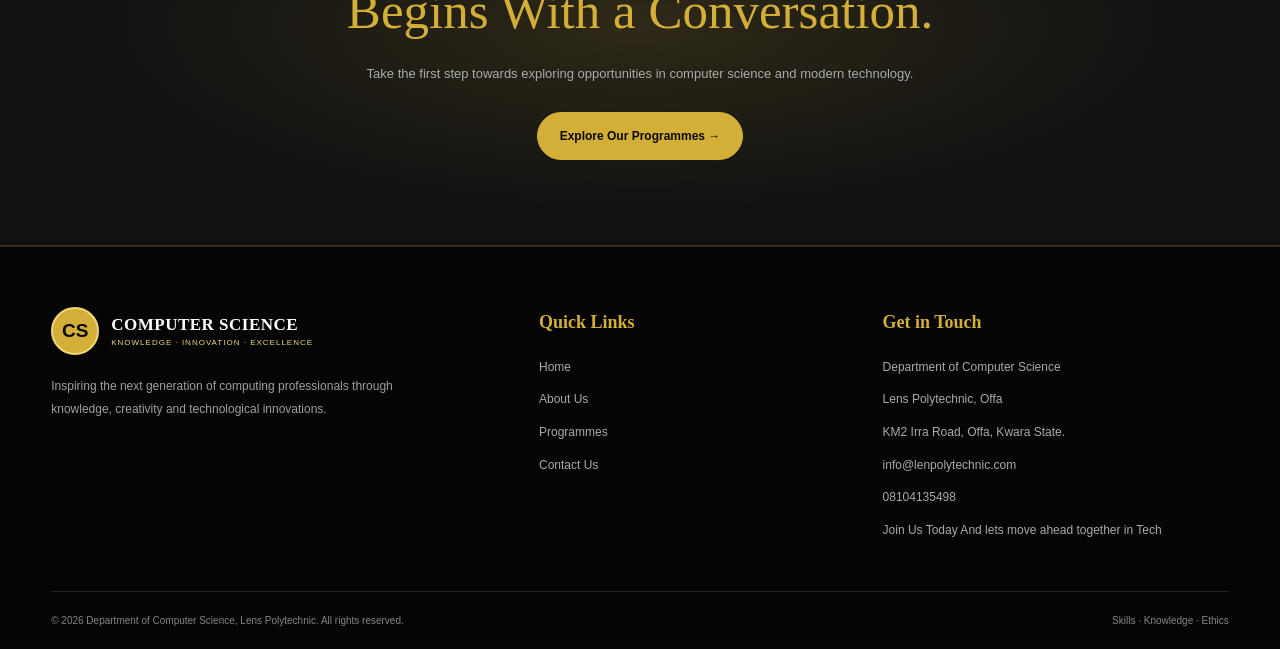
<file: contact.html>
<!DOCTYPE html>
<html lang="en">
<head>
    <meta charset="UTF-8">
    <meta name="viewport" content="width=device-width, initial-scale=1.0">

    <title>Contact Us | Department of Computer Science - Lens Polytechnic</title>

    <meta name="description" content="Contact the Department of Computer Science at Lens Polytechnic, Offa, for programme enquiries and general information.">

    <link rel="stylesheet" href="style.css">
</head>

<body>

    <!-- TOP INFORMATION BAR -->
    <div class="top-bar">
        <div class="top-bar-inner">
            <span>KM2 Irra Road, Offa, Kwara State</span>

            <div class="top-links">
                <a href="programmes.html">Programmes</a>
                <a href="about.html">About</a>
                <a href="contact.html">Contact</a>
            </div>
        </div>
    </div>


    <!-- MAIN NAVIGATION -->
    <header class="header">
        <div class="navbar">

            <a href="index.html" class="brand">
                <div class="brand-logo">CS</div>

                <div class="brand-text">
                    <h2>COMPUTER SCIENCE</h2>
                    <p>KNOWLEDGE · INNOVATION · EXCELLENCE</p>
                </div>
            </a>

            <nav class="navigation">
                <a href="index.html">Home</a>
                <a href="about.html">About Us</a>
                <a href="programmes.html">Programmes</a>
                <a href="contact.html" class="active">Contact Us</a>
            </nav>

            <a href="programmes.html" class="nav-button">
                Explore Programmes <span>↗</span>
            </a>

        </div>
    </header>


    <main>

        <!-- CONTACT HERO -->
        <section class="contact-hero">

            <div class="contact-hero-content">

                <div class="badge">
                    <span class="badge-dot"></span>
                    WE ARE HERE TO HELP
                </div>

                <p class="contact-breadcrumb">
                    <a href="index.html">Home</a>
                    <span>/</span>
                    Contact Us
                </p>

                <h1>
                    Let's Start a
                    <span>Conversation.</span>
                </h1>

                <p>
                    Have questions about our academic programmes,
                    admission enquiries or the Department of Computer
                    Science? We'd be glad to hear from you.
                    Reach out to us through any of our contact channels.
                </p>

                <a href="#contact-details" class="button button-gold">
                    Get in Touch →
                </a>

            </div>

        </section>


        <!-- CONTACT DETAILS -->
        <section class="contact-details-section section-container"
                 id="contact-details">

            <div class="section-heading">

                <p class="eyebrow">
                    <span></span> CONTACT INFORMATION
                </p>

                <h2>
                    We'd Love to Hear From You.
                </h2>

                <p class="section-description">
                    Get in touch with the Department of Computer
                    Science at Lens Polytechnic through the
                    contact details below.
                </p>

            </div>


            <div class="contact-info-grid">

                <!-- EMAIL CONTACTS -->
                <div class="contact-info-card">

                    <div class="contact-info-icon">✉</div>

                    <p class="contact-info-label">EMAIL ADDRESS</p>

                    <h3>Email Us</h3>

                    <p>
                        Send us your questions and enquiries
                        through email.
                    </p>

                    <div class="contact-links">

                        <a href="mailto:info@lenpolytechnic.com">
                            info@lenpolytechnic.com ↗
                        </a>

                        <a href="mailto:contact@lenspolytecnic.edu">
                            contact@lenspolytecnic.edu ↗
                        </a>

                    </div>

                </div>


                <!-- PHONE CONTACT 1 -->
                <div class="contact-info-card">

                    <div class="contact-info-icon">☎</div>

                    <p class="contact-info-label">TELEPHONE CONTACT</p>

                    <h3>Mr Bolaji</h3>

                    <p>
                        Contact Mr Bolaji for enquiries
                        and general assistance.
                    </p>

                    <div class="contact-links">

                        <a href="tel:08104135498">
                            08104135498 ↗
                        </a>

                    </div>

                </div>


                <!-- PHONE CONTACT 2 -->
                <div class="contact-info-card">

                    <div class="contact-info-icon">☎</div>

                    <p class="contact-info-label">TELEPHONE CONTACT</p>

                    <h3>Mr Gbadero</h3>

                    <p>
                        Contact Mr Gbadero for enquiries
                        and further assistance.
                    </p>

                    <div class="contact-links">

                        <a href="tel:08157108581">
                            08157108581 ↗
                        </a>

                    </div>

                </div>


                <!-- LOCATION -->
                <div class="contact-info-card">

                    <div class="contact-info-icon">⌖</div>

                    <p class="contact-info-label">OUR LOCATION</p>

                    <h3>Visit Our Campus</h3>

                    <p>
                        Find the Department of Computer Science
                        at Lens Polytechnic.
                    </p>

                    <div class="contact-links">

                        <a
                            href="https://www.google.com/maps/search/?api=1&query=Lens+Polytechnic+KM2+Irra+Road+Offa+Kwara+State"
                            target="_blank"
                            rel="noopener noreferrer"
                        >
                            KM2 Irra Road, Offa ↗
                        </a>

                    </div>

                </div>

            </div>

        </section>


        <!-- ENQUIRY FORM -->
        <section class="enquiry-section">

            <div class="section-container enquiry-layout">

                <div class="enquiry-introduction">

                    <p class="eyebrow">
                        <span></span> SEND US A MESSAGE
                    </p>

                    <h2>
                        Have an Enquiry?
                        <span>Let's Talk.</span>
                    </h2>

                    <p>
                        Whether you want to learn more about our
                        academic programmes, admission information
                        or general departmental activities, use
                        the form to send us your message.
                    </p>

                    <div class="enquiry-note">

                        <div class="enquiry-note-icon">✦</div>

                        <div>
                            <h3>We're Happy to Assist</h3>

                            <p>
                                Choose the appropriate enquiry
                                category and provide your details
                                so we can understand your request.
                            </p>
                        </div>

                    </div>

                </div>


                <!-- CONTACT FORM -->
                <div class="contact-form-card">

                    <h3>Send an Enquiry</h3>

                    <p class="form-subtitle">
                        Fill in the details below.
                    </p>

                    <form id="contactForm">

                        <div class="form-group">

                            <label for="fullname">Full Name</label>

                            <input
                                type="text"
                                id="fullname"
                                name="fullname"
                                placeholder="Enter your full name"
                                required
                            >

                        </div>


                        <div class="form-row">

                            <div class="form-group">

                                <label for="email">Email Address</label>

                                <input
                                    type="email"
                                    id="email"
                                    name="email"
                                    placeholder="example@email.com"
                                    required
                                >

                            </div>


                            <div class="form-group">

                                <label for="phone">Phone Number</label>

                                <input
                                    type="tel"
                                    id="phone"
                                    name="phone"
                                    placeholder="Enter phone number"
                                    required
                                >

                            </div>

                        </div>


                        <div class="form-group">

                            <label for="subject">Enquiry Category</label>

                            <select id="subject" name="subject" required>

                                <option value="">Select an enquiry category</option>

                                <option value="Admission Enquiry">
                                    Admission Enquiry
                                </option>

                                <option value="Programme Information">
                                    Programme Information
                                </option>

                                <option value="ND Computer Science">
                                    ND Computer Science
                                </option>

                                <option value="HND Programme Enquiry">
                                    HND Programme Enquiry
                                </option>

                                <option value="General Enquiry">
                                    General Enquiry
                                </option>

                                <option value="Other">
                                    Other
                                </option>

                            </select>

                        </div>


                        <div class="form-group">

                            <label for="message">Your Message</label>

                            <textarea
                                id="message"
                                name="message"
                                rows="5"
                                placeholder="Write your enquiry here..."
                                required
                            ></textarea>

                        </div>


                        <button type="submit" class="submit-button">
                            Send Message →
                        </button>

                        <p class="form-status" id="formStatus">
                        </p>

                    </form>

                </div>

            </div>

        </section>


        <!-- LOCATION SECTION -->
        <section class="contact-location section-container">

            <div class="contact-location-content">

                <p class="eyebrow">
                    <span></span> FIND OUR CAMPUS
                </p>

                <h2>
                    Visit Lens Polytechnic.
                </h2>

                <p>
                    The Department of Computer Science is located
                    at Lens Polytechnic, KM2 Irra Road, Offa,
                    Kwara State, Nigeria.
                </p>

                <div class="location-details">

                    <div class="location-icon">⌖</div>

                    <div>
                        <h3>Lens Polytechnic</h3>
                        <p>KM2 Irra Road, Offa, Kwara State, Nigeria.</p>
                    </div>

                </div>

                <a
                    href="https://www.google.com/maps/search/?api=1&query=Lens+Polytechnic+KM2+Irra+Road+Offa+Kwara+State"
                    target="_blank"
                    rel="noopener noreferrer"
                    class="button button-gold"
                >
                    Get Directions →
                </a>

            </div>


            <div class="contact-map-container">

                <iframe
                    src="https://www.google.com/maps?q=Lens+Polytechnic+KM2+Irra+Road+Offa+Kwara+State&output=embed"
                    width="100%"
                    height="100%"
                    style="border:0;"
                    loading="lazy"
                    referrerpolicy="no-referrer-when-downgrade"
                    title="Map showing Lens Polytechnic, Offa"
                ></iframe>

            </div>

        </section>


        <!-- FINAL CTA -->
        <section class="contact-cta">

            <div class="contact-cta-inner">

                <p class="eyebrow">
                    <span></span> YOUR FUTURE STARTS HERE
                </p>

                <h2>
                    Every Great Journey
                    <span>Begins With a Conversation.</span>
                </h2>

                <p>
                    Take the first step towards exploring
                    opportunities in computer science and
                    modern technology.
                </p>

                <a href="programmes.html" class="button button-gold">
                    Explore Our Programmes →
                </a>

            </div>

        </section>

    </main>


    <!-- FOOTER -->
    <footer class="footer">

        <div class="footer-main">

            <div class="footer-brand">

                <a href="index.html" class="brand footer-logo">

                    <div class="brand-logo">CS</div>

                    <div class="brand-text">
                        <h2>COMPUTER SCIENCE</h2>
                        <p>KNOWLEDGE · INNOVATION · EXCELLENCE</p>
                    </div>

                </a>

                <p>
                    Inspiring the next generation of computing
                    professionals through knowledge, creativity
                    and technological innovations.
                </p>

            </div>


            <div class="footer-column">

                <h3>Quick Links</h3>

                <a href="index.html">Home</a>
                <a href="about.html">About Us</a>
                <a href="programmes.html">Programmes</a>
                <a href="contact.html">Contact Us</a>

            </div>


            <div class="footer-column">

                <h3>Get in Touch</h3>

                <p>Department of Computer Science</p>
                <p>Lens Polytechnic, Offa</p>
                <p>KM2 Irra Road, Offa, Kwara State.</p>

                <a href="mailto:info@lenpolytechnic.com">
                    info@lenpolytechnic.com
                </a>

                <a href="tel:08104135498">
                    08104135498
                </a>
                <p>Join Us Today And lets move ahead together in Tech</p>

            </div>

        </div>


        <div class="footer-bottom">

            <p>
                &copy; 2026 Department of Computer Science,
                Lens Polytechnic. All rights reserved.
            </p>

            <p>Skills · Knowledge · Ethics</p>

        </div>

    </footer>


    <!-- CONTACT FORM SCRIPT -->
    <script>
        const contactForm = document.getElementById("contactForm");
        const formStatus = document.getElementById("formStatus");

        contactForm.addEventListener("submit", function(event) {
            event.preventDefault();

            const fullname = document.getElementById("fullname").value;
            const email = document.getElementById("email").value;
            const phone = document.getElementById("phone").value;
            const subject = document.getElementById("subject").value;
            const message = document.getElementById("message").value;

            const recipient = "info@lenpolytechnic.com";

            const emailSubject = encodeURIComponent(subject);

            const emailBody = encodeURIComponent(
                "Name: " + fullname +
                "\nEmail: " + email +
                "\nPhone: " + phone +
                "\n\nMessage:\n" + message
            );

            formStatus.textContent = "Opening your email application...";

            window.location.href =
                "mailto:" + recipient +
                "?subject=" + emailSubject +
                "&body=" + emailBody;
        });
    </script>

</body>
</html>
</file>
<file: style.css>
/* =========================================
   1. GLOBAL SETTINGS
========================================= */

* {
    margin: 0;
    padding: 0;
    box-sizing: border-box;
}

:root {
    --black: #090909;
    --black-soft: #111111;
    --black-card: #171717;

    --gold: #d4af37;
    --gold-light: #f1d77a;
    --gold-dark: #a98519;

    --white: #ffffff;
    --cream: #f8f6ef;
    --text-light: #bcbcbc;
    --border: rgba(212, 175, 55, 0.22);

    --container: 1240px;
}

html {
    scroll-behavior: smooth;
    scroll-padding-top: 100px;
}

body {
    font-family: Arial, Helvetica, sans-serif;
    background-color: var(--black);
    color: var(--white);
    line-height: 1.7;
    overflow-x: hidden;
}

a {
    text-decoration: none;
    color: inherit;
}

button,
input {
    font: inherit;
}

img {
    display: block;
    width: 100%;
}

.section-container {
    width: min(92%, var(--container));
    margin: 0 auto;
}


/* =========================================
   2. TOP INFORMATION BAR
========================================= */

.top-bar {
    background: #050505;
    border-bottom: 1px solid var(--border);
    color: #c5c5c5;
    font-size: 11px;
}

.top-bar-inner {
    width: min(92%, var(--container));
    margin: auto;
    min-height: 36px;

    display: flex;
    align-items: center;
    justify-content: space-between;

    gap: 20px;
}

.top-links {
    display: flex;
    gap: 24px;
}

.top-links a {
    transition: color 0.3s ease;
}

.top-links a:hover {
    color: var(--gold);
}


/* =========================================
   3. HEADER AND NAVIGATION
========================================= */

.header {
    background: rgba(12, 12, 12, 0.97);
    border-bottom: 1px solid var(--border);
    position: sticky;
    top: 0;
    z-index: 1000;
}

.navbar {
    width: min(92%, var(--container));
    min-height: 90px;
    margin: auto;

    display: flex;
    align-items: center;
    justify-content: space-between;
    gap: 25px;
}

.brand {
    display: flex;
    align-items: center;
    gap: 12px;
    flex-shrink: 0;
}

.brand-logo {
    width: 48px;
    height: 48px;

    display: flex;
    align-items: center;
    justify-content: center;

    background: var(--gold);
    color: var(--black);

    font-weight: 900;
    font-size: 19px;

    border-radius: 50%;
    border: 2px solid var(--gold-light);
}

.brand-text h2 {
    font-family: Georgia, "Times New Roman", serif;
    font-size: 17px;
    letter-spacing: 0.5px;
    line-height: 1.4;
}

.brand-text p {
    font-size: 8px;
    color: var(--gold-light);
    letter-spacing: 1px;
    line-height: 1.5;
}

.navigation {
    display: flex;
    align-items: center;
    gap: 25px;
}

.navigation a {
    font-size: 12px;
    color: #d5d5d5;
    transition: color 0.3s ease;
}

.navigation a:hover,
.navigation a.active {
    color: var(--gold);
}

.nav-button {
    background: var(--gold);
    color: var(--black);

    padding: 12px 18px;
    border-radius: 30px;

    font-size: 12px;
    font-weight: bold;
    white-space: nowrap;

    transition: background 0.3s ease;
}

.nav-button span {
    margin-left: 8px;
}

.nav-button:hover {
    background: var(--gold-light);
}


/* =========================================
   4. HERO SECTION
========================================= */

.hero {
    position: relative;
    padding: 65px 4% 115px;

    background:
        radial-gradient(
            ellipse at 85% 30%,
            rgba(212, 175, 55, 0.14),
            transparent 38%
        ),
        radial-gradient(
            ellipse at 10% 80%,
            rgba(212, 175, 55, 0.07),
            transparent 40%
        ),
        var(--black);

    overflow: hidden;
}

.hero::before {
    content: "";
    position: absolute;
    inset: 0;

    background-image:
        linear-gradient(
            rgba(212, 175, 55, 0.035) 1px,
            transparent 1px
        ),
        linear-gradient(
            90deg,
            rgba(212, 175, 55, 0.035) 1px,
            transparent 1px
        );

    background-size: 55px 55px;
    pointer-events: none;
}

.hero-content,
.hero-gallery {
    position: relative;
    z-index: 1;
}

.hero-content {
    max-width: 850px;
    margin: 0 auto 48px;
    text-align: center;
}

.badge {
    display: inline-flex;
    align-items: center;
    gap: 9px;

    padding: 8px 15px;

    border: 1px solid var(--border);
    background: rgba(212, 175, 55, 0.07);

    border-radius: 30px;

    font-size: 10px;
    letter-spacing: 1.2px;
    color: var(--gold-light);

    margin-bottom: 25px;
}

.badge-dot {
    width: 7px;
    height: 7px;
    background: var(--gold);
    border-radius: 50%;
}

.hero h1 {
    font-family: Georgia, "Times New Roman", serif;

    font-size: clamp(38px, 5.4vw, 68px);
    line-height: 1.13;

    font-weight: 500;
    letter-spacing: -1.5px;

    max-width: 850px;
    margin: 0 auto 22px;
}

.hero h1 span {
    color: var(--gold);
    display: block;
}

.hero-description {
    max-width: 650px;
    margin: 0 auto 30px;

    font-size: 15px;
    color: var(--text-light);
    line-height: 1.9;
}

.hero-buttons {
    display: flex;
    align-items: center;
    justify-content: center;

    gap: 13px;
    flex-wrap: wrap;

    margin-bottom: 30px;
}


/* =========================================
   5. BUTTONS
========================================= */

.button {
    display: inline-flex;
    align-items: center;
    justify-content: center;
    gap: 10px;

    padding: 13px 22px;
    border-radius: 30px;

    font-size: 12px;
    font-weight: bold;

    transition:
        transform 0.3s ease,
        background 0.3s ease,
        border-color 0.3s ease;
}

.button:hover {
    transform: translateY(-2px);
}

.button-gold {
    background: var(--gold);
    color: var(--black);
    border: 1px solid var(--gold);
}

.button-gold:hover {
    background: var(--gold-light);
    border-color: var(--gold-light);
}

.button-outline {
    background: transparent;
    color: var(--white);
    border: 1px solid rgba(255, 255, 255, 0.35);
}

.button-outline:hover {
    border-color: var(--gold);
    color: var(--gold);
}

.button-outline-dark {
    background: transparent;
    color: var(--black);
    border: 1px solid #b5a36b;
}

.button-outline-dark:hover {
    background: var(--gold);
    border-color: var(--gold);
}


/* =========================================
   6. PROGRAMME SEARCH BAR
========================================= */

.search-box {
    width: min(100%, 570px);
    margin: 0 auto;

    display: flex;
    align-items: center;
    gap: 12px;

    padding: 7px 8px 7px 17px;

    border: 1px solid rgba(212, 175, 55, 0.25);
    border-radius: 35px;

    background: rgba(255, 255, 255, 0.045);
}

.search-icon {
    font-size: 25px;
    color: var(--gold);
    line-height: 1;
}

.search-box input {
    min-width: 0;
    flex: 1;

    background: transparent;
    color: var(--white);

    border: none;
    outline: none;

    font-size: 11px;
}

.search-box input::placeholder {
    color: #999999;
}

.search-box button {
    padding: 11px 20px;

    border: none;
    border-radius: 30px;

    background: var(--gold);
    color: var(--black);

    font-weight: bold;
    font-size: 11px;

    cursor: pointer;
}

.search-box button:hover {
    background: var(--gold-light);
}


/* =========================================
   7. HERO IMAGE GALLERY
========================================= */

.hero-gallery {
    width: min(100%, 1120px);
    margin: auto;

    display: grid;
    grid-template-columns: 1.15fr 1fr;
    gap: 18px;

    align-items: stretch;
}

.gallery-main {
    position: relative;
    min-height: 330px;
    overflow: hidden;

    border-radius: 18px;
    border: 1px solid var(--border);
}

.gallery-main > img {
    width: 100%;
    height: 100%;
    min-height: 330px;

    object-fit: cover;
    transition: transform 0.5s ease;
}

.gallery-main:hover > img,
.gallery-small:hover img {
    transform: scale(1.04);
}

.image-caption {
    position: absolute;
    left: 15px;
    bottom: 15px;

    display: flex;
    align-items: center;
    gap: 12px;

    padding: 13px 17px;

    background: rgba(10, 10, 10, 0.92);
    border: 1px solid var(--border);
    border-radius: 12px;
    backdrop-filter: blur(10px);
}

.caption-icon {
    width: 38px;
    height: 38px;

    display: flex;
    align-items: center;
    justify-content: center;

    background: var(--gold);
    color: var(--black);

    border-radius: 10px;
    font-size: 20px;
}

.image-caption h3 {
    font-size: 12px;
    margin-bottom: 2px;
}

.image-caption p {
    font-size: 10px;
    color: #c5c5c5;
}

.gallery-side {
    display: grid;
    grid-template-rows: 1fr 1fr;
    gap: 18px;
    min-height: 330px;
}

.gallery-small {
    overflow: hidden;
    border-radius: 16px;
    border: 1px solid var(--border);
    min-height: 150px;
}

.gallery-small img {
    width: 100%;
    height: 100%;
    min-height: 150px;

    object-fit: cover;
    transition: transform 0.5s ease;
}


/* =========================================
   8. ANNOUNCEMENT CARD
========================================= */

.announcement-section {
    position: relative;
    z-index: 2;

    width: min(92%, 1120px);
    margin: -45px auto 0;
}

.announcement-card {
    display: flex;
    align-items: flex-start;
    gap: 18px;

    background: #ffffff;
    color: #181818;

    border-radius: 18px;
    padding: 28px;

    box-shadow: 0 15px 40px rgba(0, 0, 0, 0.25);
}

.announcement-indicator {
    width: 10px;
    height: 10px;
    flex-shrink: 0;

    margin-top: 7px;

    background: #28a36a;
    border-radius: 50%;
}

.announcement-content {
    flex: 1;
}

.announcement-label {
    color: #9c7a18;
    font-size: 10px;
    font-weight: bold;
    letter-spacing: 1.4px;
    margin-bottom: 5px;
}

.announcement-content h2 {
    font-family: Georgia, "Times New Roman", serif;
    font-size: clamp(19px, 2.5vw, 28px);
    line-height: 1.35;
    margin-bottom: 8px;
}

.announcement-content > p:not(.announcement-label) {
    color: #666666;
    font-size: 12px;
    max-width: 750px;
}

.announcement-buttons {
    display: flex;
    align-items: center;
    gap: 22px;
    flex-wrap: wrap;
    margin-top: 18px;
}

.announcement-buttons .button {
    padding: 10px 19px;
    font-size: 11px;
}

.text-link {
    font-size: 12px;
    font-weight: bold;
    color: #71570e;
}

.text-link:hover {
    color: #aa8419;
}


/* =========================================
   9. STATISTICS
========================================= */

.statistics {
    display: grid;
    grid-template-columns: repeat(4, 1fr);

    background: #f8f6ef;
    color: var(--black);

    margin-top: 48px;
    border-top: 1px solid #e9e3d2;
    border-bottom: 1px solid #e9e3d2;
}

.stat-item {
    padding: 27px 20px;
    text-align: center;

    border-right: 1px solid #e7e2d5;
}

.stat-item:last-child {
    border-right: none;
}

.stat-item h2 {
    font-family: Georgia, "Times New Roman", serif;

    font-size: clamp(28px, 3.5vw, 42px);
    font-weight: 500;

    color: #9d7918;
    line-height: 1.2;

    margin-bottom: 7px;
}

.stat-item p {
    font-size: 11px;
    color: #666666;
}


/* =========================================
   10. SECTION HEADINGS
========================================= */

.section-heading {
    margin-bottom: 32px;
}

.eyebrow {
    display: flex;
    align-items: center;
    gap: 10px;

    color: #9e7b20;

    font-size: 10px;
    font-weight: bold;
    letter-spacing: 2px;

    margin-bottom: 12px;
}

.eyebrow span {
    width: 25px;
    height: 1px;
    background: var(--gold-dark);
}

.section-heading h2 {
    font-family: Georgia, "Times New Roman", serif;

    font-size: clamp(29px, 4vw, 43px);
    line-height: 1.25;
    font-weight: 500;

    margin-bottom: 12px;
}

.section-description {
    max-width: 650px;
    font-size: 13px;
    color: #a9a9a9;
}


/* =========================================
   11. QUICK LINKS
========================================= */

.quick-links {
    padding-top: 75px;
    padding-bottom: 80px;
}

.quick-links-grid {
    display: grid;
    grid-template-columns: repeat(2, minmax(0, 1fr));
    gap: 18px;
}

.quick-card {
    position: relative;

    display: flex;
    align-items: flex-start;
    gap: 17px;

    padding: 25px;

    background: var(--black-soft);
    border: 1px solid var(--border);
    border-radius: 15px;

    transition:
        border-color 0.3s ease,
        transform 0.3s ease,
        background 0.3s ease;
}

.quick-card:hover {
    transform: translateY(-4px);
    border-color: var(--gold);
    background: #17150e;
}

.quick-icon {
    width: 46px;
    height: 46px;
    flex-shrink: 0;

    display: flex;
    align-items: center;
    justify-content: center;

    background: rgba(212, 175, 55, 0.12);
    border: 1px solid var(--border);
    border-radius: 12px;

    color: var(--gold);
    font-size: 22px;
}

.quick-card-content {
    padding-right: 15px;
}

.quick-card h3 {
    font-size: 15px;
    margin-bottom: 7px;
}

.quick-card p {
    font-size: 12px;
    color: #a8a8a8;
    line-height: 1.8;
}

.card-arrow {
    position: absolute;
    top: 19px;
    right: 20px;

    color: var(--gold);
    font-size: 18px;
}


/* =========================================
   12. ABOUT PREVIEW
========================================= */

.about-preview {
    padding: 80px 5%;

    background:
        radial-gradient(
            ellipse at 85% 50%,
            rgba(212, 175, 55, 0.12),
            transparent 45%
        ),
        #111111;

    border-top: 1px solid var(--border);
    border-bottom: 1px solid var(--border);
}

.about-preview-inner {
    width: min(100%, 850px);
    margin: auto;
    text-align: center;
}

.about-label {
    display: inline-block;

    color: var(--gold);
    font-size: 10px;
    letter-spacing: 2px;
    font-weight: bold;

    margin-bottom: 20px;
}

.about-preview h2 {
    font-family: Georgia, "Times New Roman", serif;

    font-size: clamp(32px, 5vw, 52px);
    line-height: 1.25;
    font-weight: 500;

    margin-bottom: 20px;
}

.about-preview h2 span {
    display: block;
    color: var(--gold);
}

.about-preview p {
    max-width: 680px;
    margin: 0 auto 28px;

    font-size: 13px;
    line-height: 2;
    color: #b5b5b5;
}


/* =========================================
   13. PROGRAMMES PREVIEW
========================================= */

.programmes-preview {
    padding-top: 80px;
    padding-bottom: 85px;
}

.programme-grid {
    display: grid;
    grid-template-columns: repeat(3, minmax(0, 1fr));
    gap: 20px;
}

.programme-card {
    padding: 28px 24px;

    background: #111111;
    border: 1px solid var(--border);
    border-radius: 15px;

    transition:
        transform 0.3s ease,
        border-color 0.3s ease;
}

.programme-card:hover {
    transform: translateY(-5px);
    border-color: var(--gold);
}

.programme-number {
    display: inline-flex;
    align-items: center;
    justify-content: center;

    width: 43px;
    height: 43px;

    border: 1px solid var(--border);
    background: rgba(212, 175, 55, 0.1);

    color: var(--gold);
    border-radius: 12px;

    font-size: 13px;
    font-weight: bold;

    margin-bottom: 23px;
}

.programme-card h3 {
    font-family: Georgia, "Times New Roman", serif;
    font-size: 20px;
    margin-bottom: 12px;
}

.programme-card p {
    font-size: 12px;
    color: #a9a9a9;
    line-height: 1.9;

    margin-bottom: 22px;
}

.programme-card a {
    color: var(--gold);
    font-size: 12px;
    font-weight: bold;
}

.programme-card a:hover {
    color: var(--gold-light);
}

.programmes-footer {
    display: flex;
    justify-content: center;
    margin-top: 35px;
}


/* =========================================
   14. FOOTER
========================================= */

.footer {
    background: #050505;
    border-top: 1px solid var(--border);
}

.footer-main {
    width: min(92%, var(--container));
    margin: auto;

    display: grid;
    grid-template-columns: 1.5fr 1fr 1.2fr;
    gap: 55px;

    padding-top: 60px;
    padding-bottom: 50px;
}

.footer-brand > p {
    max-width: 350px;

    color: #a0a0a0;
    font-size: 12px;
    line-height: 1.9;

    margin-top: 20px;
}

.footer-column {
    display: flex;
    flex-direction: column;
    align-items: flex-start;
    gap: 11px;
}

.footer-column h3 {
    font-family: Georgia, "Times New Roman", serif;
    font-size: 18px;
    color: var(--gold);

    margin-bottom: 8px;
}

.footer-column a,
.footer-column p {
    color: #aaaaaa;
    font-size: 12px;
    line-height: 1.8;
}

.footer-column a:hover {
    color: var(--gold);
}

.footer-bottom {
    width: min(92%, var(--container));
    margin: auto;

    padding: 20px 0;

    display: flex;
    justify-content: space-between;
    align-items: center;
    gap: 15px;

    border-top: 1px solid #242424;
}

.footer-bottom p {
    font-size: 10px;
    color: #858585;
}


/* =========================================
   15. RESPONSIVE DESIGN: TABLETS
========================================= */

@media (max-width: 1000px) {

    .navbar {
        flex-wrap: wrap;
        padding-top: 16px;
        padding-bottom: 16px;
    }

    .navigation {
        order: 3;
        width: 100%;

        justify-content: center;
        gap: 30px;
    }

    .hero {
        padding-top: 55px;
    }

    .hero-gallery {
        grid-template-columns: 1fr 0.9fr;
    }

    .footer-main {
        gap: 30px;
    }
}


/* =========================================
   16. RESPONSIVE DESIGN: MOBILE PHONES
========================================= */

@media (max-width: 650px) {

    .top-bar-inner {
        justify-content: center;
        min-height: 32px;
    }

    .top-bar-inner > span {
        font-size: 10px;
        text-align: center;
    }

    .top-links {
        display: none;
    }

    .navbar {
        width: 92%;
        gap: 15px;
    }

    .brand {
        gap: 9px;
    }

    .brand-logo {
        width: 39px;
        height: 39px;
        font-size: 15px;
    }

    .brand-text h2 {
        font-size: 13px;
    }

    .brand-text p {
        font-size: 7px;
        letter-spacing: 0.5px;
    }

    .nav-button {
        padding: 9px 12px;
        font-size: 10px;
    }

    .nav-button span {
        margin-left: 3px;
    }

    .navigation {
        gap: 0;
        justify-content: space-between;
        padding-top: 5px;
    }

    .navigation a {
        font-size: 10px;
    }

    .hero {
        padding: 45px 4% 85px;
    }

    .hero-content {
        margin-bottom: 35px;
    }

    .badge {
        font-size: 8px;
        letter-spacing: 0.7px;
        padding: 7px 11px;
        margin-bottom: 22px;
    }

    .hero h1 {
        font-size: clamp(35px, 9vw, 48px);
        letter-spacing: -0.8px;
    }

    .hero-description {
        font-size: 12px;
        line-height: 1.9;
    }

    .hero-buttons {
        gap: 10px;
    }

    .button {
        padding: 11px 15px;
        font-size: 10px;
    }

    .search-box {
        gap: 8px;
        padding-left: 12px;
    }

    .search-box input {
        font-size: 10px;
    }

    .search-box button {
        padding: 10px 13px;
        font-size: 10px;
    }

    .hero-gallery {
        grid-template-columns: 1fr;
        gap: 12px;
    }

    .gallery-main,
    .gallery-main > img {
        min-height: 260px;
    }

    .gallery-side {
        grid-template-columns: 1fr 1fr;
        grid-template-rows: 150px;
        gap: 12px;
        min-height: 0;
    }

    .gallery-small,
    .gallery-small img {
        min-height: 150px;
    }

    .image-caption {
        left: 10px;
        bottom: 10px;
        padding: 10px;
        gap: 8px;
    }

    .caption-icon {
        width: 32px;
        height: 32px;
        font-size: 16px;
    }

    .image-caption h3 {
        font-size: 10px;
    }

    .image-caption p {
        font-size: 8px;
    }

    .announcement-section {
        margin-top: -30px;
        width: 92%;
    }

    .announcement-card {
        padding: 20px 15px;
        gap: 10px;
        border-radius: 14px;
    }

    .announcement-content h2 {
        font-size: 21px;
    }

    .announcement-content > p:not(.announcement-label) {
        font-size: 11px;
        line-height: 1.8;
    }

    .announcement-buttons {
        gap: 15px;
    }

    .announcement-buttons .button,
    .text-link {
        font-size: 10px;
    }

    .statistics {
        grid-template-columns: repeat(2, 1fr);
        margin-top: 35px;
    }

    .stat-item {
        padding: 23px 10px;
        border-bottom: 1px solid #e7e2d5;
    }

    .stat-item:nth-child(2) {
        border-right: none;
    }

    .stat-item:nth-child(3),
    .stat-item:nth-child(4) {
        border-bottom: none;
    }

    .stat-item h2 {
        font-size: 32px;
    }

    .stat-item p {
        font-size: 10px;
    }

    .quick-links {
        padding-top: 55px;
        padding-bottom: 55px;
    }

    .section-heading h2 {
        font-size: 31px;
    }

    .section-description {
        font-size: 12px;
    }

    .quick-links-grid {
        grid-template-columns: 1fr;
        gap: 13px;
    }

    .quick-card {
        padding: 20px 16px;
        gap: 12px;
    }

    .quick-icon {
        width: 40px;
        height: 40px;
        font-size: 19px;
    }

    .quick-card h3 {
        font-size: 13px;
    }

    .quick-card p {
        font-size: 11px;
    }

    .about-preview {
        padding: 60px 6%;
    }

    .about-preview h2 {
        font-size: 35px;
    }

    .about-preview p {
        font-size: 12px;
    }

    .programmes-preview {
        padding-top: 60px;
        padding-bottom: 60px;
    }

    .programme-grid {
        grid-template-columns: 1fr;
        gap: 14px;
    }

    .programme-card {
        padding: 24px 20px;
    }

    .programme-card h3 {
        font-size: 19px;
    }

    .footer-main {
        grid-template-columns: 1fr;
        gap: 35px;
        padding-top: 45px;
        padding-bottom: 35px;
    }

    .footer-bottom {
        flex-direction: column;
        align-items: flex-start;
        gap: 8px;
    }

}


/* =========================================
   17. EXTRA SMALL SCREENS
========================================= */

@media (max-width: 360px) {

    .brand-text h2 {
        font-size: 11px;
    }

    .brand-text p {
        font-size: 6px;
    }

    .nav-button {
        padding: 8px 9px;
        font-size: 9px;
    }

    .navigation a {
        font-size: 9px;
    }

    .hero h1 {
        font-size: 33px;
    }

    .hero-buttons .button {
        width: 100%;
    }

    .search-box button {
        padding: 9px 10px;
    }

}

/* =========================================
   18. ABOUT PAGE HERO
========================================= */

.about-hero-page {
    padding: 65px 5% 75px;

    background:
        radial-gradient(
            ellipse at 85% 30%,
            rgba(212, 175, 55, 0.15),
            transparent 40%
        ),
        #090909;

    border-bottom: 1px solid var(--border);
}

.about-hero-content {
    max-width: 950px;
    margin: 0 auto 40px;
    text-align: center;
}

.about-breadcrumb {
    display: flex;
    justify-content: center;
    gap: 10px;

    color: #999;
    font-size: 11px;
    margin-bottom: 22px;
}

.about-breadcrumb a {
    color: var(--gold);
}

.about-breadcrumb span {
    color: #666;
}

.about-hero-content h1 {
    font-family: Georgia, "Times New Roman", serif;

    font-size: clamp(38px, 5.5vw, 66px);
    line-height: 1.15;
    font-weight: 500;

    margin-bottom: 22px;
}

.about-hero-content h1 span {
    color: var(--gold);
    display: block;
}

.about-hero-description {
    max-width: 720px;
    margin: 0 auto 27px;

    color: var(--text-light);
    font-size: 14px;
    line-height: 1.9;
}

.about-hero-content .hero-buttons {
    margin-bottom: 0;
}

.about-hero-image {
    position: relative;

    width: min(100%, 1100px);
    height: 390px;

    margin: auto;
    overflow: hidden;

    border-radius: 20px;
    border: 1px solid var(--border);
}

.about-hero-image > img {
    width: 100%;
    height: 100%;
    object-fit: cover;
}

.about-image-label {
    position: absolute;
    bottom: 20px;
    left: 20px;

    display: flex;
    align-items: center;
    gap: 13px;

    padding: 15px 20px;

    background: rgba(9, 9, 9, 0.92);
    border: 1px solid var(--border);
    border-radius: 12px;
}

.about-image-icon {
    width: 40px;
    height: 40px;

    display: flex;
    justify-content: center;
    align-items: center;

    background: var(--gold);
    color: var(--black);

    border-radius: 10px;
    font-size: 21px;
}

.about-image-label h3 {
    font-size: 13px;
}

.about-image-label p {
    font-size: 10px;
    color: #aaa;
}


/* =========================================
   19. ABOUT STORY SECTION
========================================= */

.about-story {
    padding-top: 95px;
    padding-bottom: 95px;

    display: grid;
    grid-template-columns: 1fr 1fr;
    gap: 65px;

    align-items: center;
}

.story-image {
    position: relative;
    height: 440px;

    border-radius: 18px;
    overflow: hidden;
    border: 1px solid var(--border);
}

.story-image > img {
    width: 100%;
    height: 100%;
    object-fit: cover;
}

.story-image-tag {
    position: absolute;
    left: 15px;
    bottom: 15px;

    display: flex;
    align-items: center;
    gap: 12px;

    padding: 12px 16px;

    background: rgba(9, 9, 9, 0.94);
    border: 1px solid var(--border);
    border-radius: 10px;
}

.story-image-tag > span {
    width: 38px;
    height: 38px;

    display: flex;
    align-items: center;
    justify-content: center;

    background: var(--gold);
    color: var(--black);

    border-radius: 50%;
    font-weight: bold;
}

.story-image-tag strong {
    display: block;
    font-size: 12px;
}

.story-image-tag small {
    display: block;
    font-size: 10px;
    color: #aaa;
}

.story-content h2 {
    font-family: Georgia, "Times New Roman", serif;

    font-size: clamp(29px, 3.5vw, 43px);
    line-height: 1.25;
    font-weight: 500;

    margin-bottom: 20px;
}

.story-content h2 span {
    color: var(--gold);
}

.story-content > p:not(.eyebrow) {
    font-size: 12px;
    line-height: 2;
    color: #aaa;

    margin-bottom: 15px;
}

.story-link {
    display: inline-block;

    color: var(--gold);
    font-size: 12px;
    font-weight: bold;

    margin-top: 12px;
    transition: color 0.3s ease;
}

.story-link:hover {
    color: var(--gold-light);
}


/* =========================================
   20. MISSION AND VISION
========================================= */

.mission-section {
    padding: 85px 0;

    background: #111111;
    border-top: 1px solid var(--border);
    border-bottom: 1px solid var(--border);
}

.centered-heading {
    text-align: center;
}

.centered-heading .eyebrow {
    justify-content: center;
}

.centered-heading .section-description {
    margin: auto;
}

.mission-grid {
    display: grid;
    grid-template-columns: repeat(2, minmax(0, 1fr));
    gap: 22px;

    margin-top: 45px;
}

.mission-card {
    padding: 35px;

    background: #090909;
    border: 1px solid var(--border);
    border-radius: 16px;

    transition: transform 0.3s ease,
                border-color 0.3s ease;
}

.mission-card:hover {
    transform: translateY(-5px);
    border-color: var(--gold);
}

.mission-icon {
    width: 52px;
    height: 52px;

    display: flex;
    align-items: center;
    justify-content: center;

    background: rgba(212, 175, 55, 0.12);
    border: 1px solid var(--border);
    border-radius: 13px;

    color: var(--gold);
    font-size: 27px;

    margin-bottom: 25px;
}

.mission-number {
    font-size: 10px;
    letter-spacing: 1.5px;
    font-weight: bold;
    color: var(--gold);

    margin-bottom: 10px;
}

.mission-card h3 {
    font-family: Georgia, "Times New Roman", serif;
    font-size: 27px;
    margin-bottom: 13px;
}

.mission-card > p:last-child {
    color: #aaa;
    font-size: 12px;
    line-height: 2;
}


/* =========================================
   21. CORE VALUES
========================================= */

.values-section {
    padding-top: 90px;
    padding-bottom: 90px;
}

.values-heading {
    max-width: 700px;
    margin-bottom: 40px;
}

.values-heading h2 {
    font-family: Georgia, "Times New Roman", serif;

    font-size: clamp(30px, 4vw, 44px);
    line-height: 1.25;
    font-weight: 500;

    margin-bottom: 15px;
}

.values-heading h2 span {
    color: var(--gold);
}

.values-heading > p:last-child {
    color: #aaa;
    font-size: 13px;
    line-height: 1.9;
}

.values-grid {
    display: grid;
    grid-template-columns: repeat(3, minmax(0, 1fr));
    gap: 20px;
}

.value-card {
    position: relative;

    padding: 30px 25px;

    background: #111111;
    border: 1px solid var(--border);
    border-radius: 15px;

    transition: transform 0.3s ease,
                border-color 0.3s ease;
}

.value-card:hover {
    transform: translateY(-5px);
    border-color: var(--gold);
}

.value-number {
    position: absolute;
    top: 22px;
    right: 22px;

    color: rgba(212, 175, 55, 0.35);
    font-family: Georgia, "Times New Roman", serif;
    font-size: 25px;
}

.value-icon {
    width: 48px;
    height: 48px;

    display: flex;
    align-items: center;
    justify-content: center;

    background: rgba(212, 175, 55, 0.12);
    color: var(--gold);

    border-radius: 12px;
    font-size: 24px;

    margin-bottom: 24px;
}

.value-card h3 {
    font-family: Georgia, "Times New Roman", serif;
    font-size: 23px;
    margin-bottom: 12px;
}

.value-card p {
    color: #aaa;
    font-size: 12px;
    line-height: 1.9;
}


/* =========================================
   22. INSTITUTIONAL FACTS
========================================= */

.about-facts {
    padding: 80px 0;

    background: #f8f6ef;
    color: #111111;
}

.about-facts .section-heading h2 {
    color: #171717;
}

.about-facts .section-description {
    color: #666;
}

.facts-grid {
    display: grid;
    grid-template-columns: repeat(4, 1fr);

    margin-top: 45px;

    border-top: 1px solid #e4dfd1;
    border-bottom: 1px solid #e4dfd1;
}

.fact-item {
    text-align: center;
    padding: 30px 15px;

    border-right: 1px solid #e4dfd1;
}

.fact-item:last-child {
    border-right: none;
}

.fact-item h3 {
    font-family: Georgia, "Times New Roman", serif;

    font-size: clamp(35px, 4vw, 49px);
    font-weight: 500;

    color: #99751a;
    margin-bottom: 8px;
}

.fact-item p {
    font-size: 11px;
    color: #666;
}

.facts-note {
    text-align: center;
    color: #777;
    font-size: 10px;
    margin-top: 15px;
}


/* =========================================
   23. COMMITMENT SECTION
========================================= */

.commitment-section {
    padding: 90px 5%;

    background:
        radial-gradient(
            ellipse at 50% 50%,
            rgba(212, 175, 55, 0.14),
            transparent 60%
        ),
        #0d0d0d;

    border-top: 1px solid var(--border);
    border-bottom: 1px solid var(--border);
}

.commitment-inner {
    width: min(100%, 800px);
    margin: auto;
    text-align: center;
}

.commitment-inner .eyebrow {
    justify-content: center;
}

.commitment-inner h2 {
    font-family: Georgia, "Times New Roman", serif;

    font-size: clamp(34px, 5vw, 52px);
    font-weight: 500;
    line-height: 1.25;

    margin-bottom: 20px;
}

.commitment-inner h2 span {
    display: block;
    color: var(--gold);
}

.commitment-inner > p:not(.eyebrow) {
    max-width: 700px;
    margin: 0 auto 27px;

    color: #aaa;
    font-size: 13px;
    line-height: 2;
}


/* =========================================
   24. LOCATION SECTION
========================================= */

.location-section {
    padding-top: 90px;
    padding-bottom: 90px;

    display: grid;
    grid-template-columns: 1fr 1fr;
    gap: 45px;

    align-items: center;
}

.location-content h2 {
    font-family: Georgia, "Times New Roman", serif;

    font-size: clamp(30px, 4vw, 42px);
    font-weight: 500;

    margin-bottom: 15px;
}

.location-content > p:not(.eyebrow) {
    color: #aaa;
    font-size: 13px;
    line-height: 1.9;
    margin-bottom: 25px;
}

.location-details {
    display: flex;
    align-items: center;
    gap: 15px;

    margin-bottom: 15px;
}

.location-icon {
    width: 48px;
    height: 48px;
    flex-shrink: 0;

    display: flex;
    align-items: center;
    justify-content: center;

    background: rgba(212, 175, 55, 0.12);
    color: var(--gold);

    border: 1px solid var(--border);
    border-radius: 12px;

    font-size: 25px;
}

.location-details h3 {
    font-size: 14px;
    margin-bottom: 3px;
}

.location-details p {
    font-size: 11px;
    color: #aaa;
}

.location-visual {
    min-height: 280px;

    display: flex;
    flex-direction: column;
    align-items: center;
    justify-content: center;

    text-align: center;

    padding: 30px;

    background:
        radial-gradient(
            circle,
            rgba(212, 175, 55, 0.17),
            transparent 65%
        ),
        #151515;

    border: 1px solid var(--border);
    border-radius: 18px;
}

.location-symbol {
    width: 65px;
    height: 65px;

    display: flex;
    align-items: center;
    justify-content: center;

    background: var(--gold);
    color: var(--black);

    border-radius: 50%;
    font-size: 32px;

    margin-bottom: 18px;
}

.location-visual > p {
    color: var(--gold);
    font-size: 10px;
    font-weight: bold;
    letter-spacing: 2px;

    margin-bottom: 8px;
}

.location-visual h3 {
    font-family: Georgia, "Times New Roman", serif;
    font-size: 27px;
    margin-bottom: 5px;
}

.location-visual span {
    color: #aaa;
    font-size: 12px;
}


/* =========================================
   25. ABOUT PAGE RESPONSIVENESS
========================================= */

@media (max-width: 900px) {

    .about-story {
        gap: 35px;
    }

    .story-image {
        height: 390px;
    }

    .values-grid {
        grid-template-columns: repeat(2, 1fr);
    }

    .footer-main {
        grid-template-columns: 1fr 1fr;
    }

    .footer-brand {
        grid-column: 1 / -1;
    }

}


@media (max-width: 650px) {

    .about-hero-page {
        padding: 45px 5% 60px;
    }

    .about-hero-content h1 {
        font-size: clamp(34px, 9vw, 46px);
    }

    .about-hero-description {
        font-size: 12px;
    }

    .about-hero-image {
        height: 260px;
        border-radius: 14px;
    }

    .about-image-label {
        left: 10px;
        bottom: 10px;
        padding: 10px 12px;
    }

    .about-image-label h3 {
        font-size: 10px;
    }

    .about-image-label p {
        font-size: 8px;
    }

    .about-story {
        padding-top: 60px;
        padding-bottom: 60px;

        grid-template-columns: 1fr;
        gap: 30px;
    }

    .story-image {
        height: 280px;
    }

    .story-content h2 {
        font-size: 32px;
    }

    .mission-section {
        padding: 60px 0;
    }

    .mission-grid {
        grid-template-columns: 1fr;
        margin-top: 30px;
    }

    .mission-card {
        padding: 25px;
    }

    .values-section {
        padding-top: 60px;
        padding-bottom: 60px;
    }

    .values-grid {
        grid-template-columns: 1fr;
        gap: 14px;
    }

    .value-card {
        padding: 25px 20px;
    }

    .about-facts {
        padding: 60px 0;
    }

    .facts-grid {
        grid-template-columns: repeat(2, 1fr);
        margin-top: 30px;
    }

    .fact-item {
        padding: 23px 10px;
        border-bottom: 1px solid #e4dfd1;
    }

    .fact-item:nth-child(2) {
        border-right: none;
    }

    .fact-item:nth-child(3),
    .fact-item:nth-child(4) {
        border-bottom: none;
    }

    .fact-item h3 {
        font-size: 35px;
    }

    .fact-item p {
        font-size: 10px;
    }

    .commitment-section {
        padding: 65px 6%;
    }

    .commitment-inner h2 {
        font-size: 35px;
    }

    .commitment-inner > p:not(.eyebrow) {
        font-size: 12px;
    }

    .location-section {
        padding-top: 60px;
        padding-bottom: 60px;

        grid-template-columns: 1fr;
        gap: 30px;
    }

    .location-visual {
        min-height: 230px;
    }

}

/* =========================================
   26. PROGRAMMES HERO
========================================= */

.programmes-hero {
    padding: 65px 5% 75px;

    background:
        radial-gradient(
            ellipse at 85% 30%,
            rgba(212, 175, 55, 0.15),
            transparent 40%
        ),
        #090909;

    border-bottom: 1px solid var(--border);
}

.programmes-hero-content {
    max-width: 900px;
    margin: 0 auto 40px;
    text-align: center;
}

.programmes-breadcrumb {
    display: flex;
    justify-content: center;
    gap: 10px;

    color: #999;
    font-size: 11px;
    margin-bottom: 22px;
}

.programmes-breadcrumb a {
    color: var(--gold);
}

.programmes-hero-content h1 {
    font-family: Georgia, "Times New Roman", serif;

    font-size: clamp(38px, 5.5vw, 66px);
    line-height: 1.15;
    font-weight: 500;

    margin-bottom: 20px;
}

.programmes-hero-content h1 span {
    display: block;
    color: var(--gold);
}

.programmes-hero-content > p:not(.programmes-breadcrumb) {
    max-width: 700px;
    margin: 0 auto 25px;

    color: var(--text-light);
    font-size: 14px;
    line-height: 1.9;
}

.programmes-hero-content .hero-buttons {
    margin-bottom: 0;
}

.programmes-hero-image {
    position: relative;

    width: min(100%, 1100px);
    height: 350px;

    margin: auto;
    overflow: hidden;

    border-radius: 18px;
    border: 1px solid var(--border);
}

.programmes-hero-image > img {
    width: 100%;
    height: 100%;
    object-fit: cover;
}

.programmes-image-caption {
    position: absolute;
    left: 20px;
    bottom: 20px;

    display: flex;
    align-items: center;
    gap: 12px;

    padding: 14px 18px;

    background: rgba(9, 9, 9, 0.93);
    border: 1px solid var(--border);
    border-radius: 12px;
}

.programmes-image-caption > span {
    width: 42px;
    height: 42px;

    display: flex;
    align-items: center;
    justify-content: center;

    background: var(--gold);
    color: var(--black);

    border-radius: 10px;
    font-weight: bold;
}

.programmes-image-caption h3 {
    font-size: 12px;
}

.programmes-image-caption p {
    font-size: 10px;
    color: #aaa;
}


/* =========================================
   27. PROGRAMME INTRODUCTION
========================================= */

.programme-introduction {
    padding-top: 85px;
    padding-bottom: 75px;
}

.programme-level-overview {
    display: grid;
    grid-template-columns: repeat(2, 1fr);
    gap: 20px;

    margin-top: 35px;
}

.level-overview-card {
    display: flex;
    align-items: center;
    gap: 18px;

    padding: 24px;

    background: #111111;
    border: 1px solid var(--border);
    border-radius: 14px;
}

.level-symbol {
    width: 58px;
    height: 58px;
    flex-shrink: 0;

    display: flex;
    align-items: center;
    justify-content: center;

    background: var(--gold);
    color: var(--black);

    border-radius: 12px;

    font-weight: 900;
    font-size: 17px;
}

.level-overview-card h3 {
    font-family: Georgia, "Times New Roman", serif;
    font-size: 19px;
    margin-bottom: 5px;
}

.level-overview-card p {
    color: #aaa;
    font-size: 11px;
    line-height: 1.8;
}


/* =========================================
   28. AVAILABLE PROGRAMMES
========================================= */

.available-programmes {
    padding: 85px 0;

    background: #111111;

    border-top: 1px solid var(--border);
    border-bottom: 1px solid var(--border);
}

.academic-programme-grid {
    display: grid;
    grid-template-columns: repeat(3, minmax(0, 1fr));
    gap: 20px;
}

.academic-card {
    display: flex;
    flex-direction: column;

    min-height: 340px;
    padding: 27px 24px;

    background: #090909;
    border: 1px solid var(--border);
    border-radius: 15px;

    transition:
        transform 0.3s ease,
        border-color 0.3s ease,
        background 0.3s ease;
}

.academic-card:hover {
    transform: translateY(-5px);
    border-color: var(--gold);
    background: #141209;
}

.academic-card-top {
    display: flex;
    justify-content: space-between;
    align-items: center;

    margin-bottom: 25px;
}

.academic-icon {
    width: 49px;
    height: 49px;

    display: flex;
    align-items: center;
    justify-content: center;

    background: rgba(212, 175, 55, 0.12);
    color: var(--gold);

    border: 1px solid var(--border);
    border-radius: 12px;

    font-size: 24px;
}

.programme-level-tag {
    padding: 6px 13px;

    background: rgba(212, 175, 55, 0.12);
    border: 1px solid var(--border);

    color: var(--gold-light);

    font-size: 10px;
    font-weight: bold;
    letter-spacing: 1px;

    border-radius: 20px;
}

.academic-category {
    color: var(--gold);
    font-size: 9px;
    font-weight: bold;
    letter-spacing: 1.4px;

    margin-bottom: 10px;
}

.academic-card h3 {
    font-family: Georgia, "Times New Roman", serif;

    font-size: 22px;
    line-height: 1.35;
    font-weight: 500;

    margin-bottom: 13px;
}

.academic-description {
    color: #aaa;
    font-size: 12px;
    line-height: 1.9;

    margin-bottom: 25px;
    flex: 1;
}

.academic-card-footer {
    display: flex;
    justify-content: space-between;
    align-items: center;
    flex-wrap: wrap;

    gap: 10px;

    padding-top: 17px;
    border-top: 1px solid #292929;
}

.academic-card-footer span {
    color: #777;
    font-size: 10px;
}

.academic-card-footer a {
    color: var(--gold);
    font-size: 10px;
    font-weight: bold;
}

.academic-card-footer a:hover {
    color: var(--gold-light);
}


/* =========================================
   29. WHY STUDY COMPUTER SCIENCE
========================================= */

.why-study-section {
    padding-top: 90px;
    padding-bottom: 90px;

    display: grid;
    grid-template-columns: 1fr 1fr;
    gap: 55px;

    align-items: center;
}

.why-study-content h2 {
    font-family: Georgia, "Times New Roman", serif;

    font-size: clamp(31px, 4vw, 45px);
    line-height: 1.25;
    font-weight: 500;

    margin-bottom: 20px;
}

.why-study-content h2 span {
    display: block;
    color: var(--gold);
}

.why-study-content > p:not(.eyebrow) {
    color: #aaa;
    font-size: 13px;
    line-height: 2;

    margin-bottom: 25px;
}

.why-study-image {
    height: 350px;

    overflow: hidden;
    border: 1px solid var(--border);
    border-radius: 17px;
}

.why-study-image img {
    width: 100%;
    height: 100%;
    object-fit: cover;

    transition: transform 0.5s ease;
}

.why-study-image:hover img {
    transform: scale(1.04);
}


/* =========================================
   30. PROGRAMME ENQUIRY
========================================= */

.programme-enquiry {
    padding: 85px 5%;

    background:
        radial-gradient(
            ellipse at 50% 50%,
            rgba(212, 175, 55, 0.14),
            transparent 60%
        ),
        #111111;

    border-top: 1px solid var(--border);
    border-bottom: 1px solid var(--border);
}

.programme-enquiry-inner {
    max-width: 800px;
    margin: auto;
    text-align: center;
}

.programme-enquiry-inner .eyebrow {
    justify-content: center;
}

.programme-enquiry-inner h2 {
    font-family: Georgia, "Times New Roman", serif;

    font-size: clamp(34px, 5vw, 52px);
    font-weight: 500;
    line-height: 1.25;

    margin-bottom: 18px;
}

.programme-enquiry-inner h2 span {
    display: block;
    color: var(--gold);
}

.programme-enquiry-inner > p:not(.eyebrow) {
    max-width: 650px;
    margin: 0 auto 25px;

    color: #aaa;
    font-size: 13px;
    line-height: 1.9;
}


/* =========================================
   31. PROGRAMMES PAGE RESPONSIVENESS
========================================= */

@media (max-width: 900px) {

    .academic-programme-grid {
        grid-template-columns: repeat(2, minmax(0, 1fr));
    }

    .why-study-section {
        gap: 30px;
    }

}


@media (max-width: 650px) {

    .programmes-hero {
        padding: 45px 5% 60px;
    }

    .programmes-hero-content h1 {
        font-size: clamp(34px, 9vw, 46px);
    }

    .programmes-hero-content > p:not(.programmes-breadcrumb) {
        font-size: 12px;
    }

    .programmes-hero-image {
        height: 250px;
        border-radius: 14px;
    }

    .programmes-image-caption {
        left: 10px;
        bottom: 10px;
        padding: 10px 12px;
    }

    .programmes-image-caption > span {
        width: 35px;
        height: 35px;
        font-size: 12px;
    }

    .programmes-image-caption h3 {
        font-size: 10px;
    }

    .programmes-image-caption p {
        font-size: 8px;
    }

    .programme-introduction {
        padding-top: 60px;
        padding-bottom: 55px;
    }

    .programme-level-overview {
        grid-template-columns: 1fr;
        gap: 13px;
    }

    .level-overview-card {
        padding: 18px;
    }

    .level-overview-card h3 {
        font-size: 17px;
    }

    .available-programmes {
        padding: 60px 0;
    }

    .academic-programme-grid {
        grid-template-columns: 1fr;
        gap: 15px;
    }

    .academic-card {
        min-height: 0;
        padding: 25px 20px;
    }

    .academic-card h3 {
        font-size: 21px;
    }

    .why-study-section {
        padding-top: 60px;
        padding-bottom: 60px;

        grid-template-columns: 1fr;
        gap: 30px;
    }

    .why-study-image {
        height: 250px;
    }

    .programme-enquiry {
        padding: 65px 6%;
    }

    .programme-enquiry-inner h2 {
        font-size: 35px;
    }

    .programme-enquiry-inner > p:not(.eyebrow) {
        font-size: 12px;
    }

}

/* =========================================
   32. CONTACT PAGE HERO
========================================= */

.contact-hero {
    padding: 75px 5% 85px;

    background:
        radial-gradient(
            ellipse at 85% 35%,
            rgba(212, 175, 55, 0.16),
            transparent 45%
        ),
        #090909;

    border-bottom: 1px solid var(--border);
}

.contact-hero-content {
    max-width: 850px;
    margin: auto;
    text-align: center;
}

.contact-breadcrumb {
    display: flex;
    justify-content: center;
    gap: 10px;

    color: #999;
    font-size: 11px;
    margin-bottom: 22px;
}

.contact-breadcrumb a {
    color: var(--gold);
}

.contact-hero-content h1 {
    font-family: Georgia, "Times New Roman", serif;

    font-size: clamp(40px, 6vw, 68px);
    line-height: 1.15;
    font-weight: 500;

    margin-bottom: 20px;
}

.contact-hero-content h1 span {
    display: block;
    color: var(--gold);
}

.contact-hero-content > p:not(.contact-breadcrumb) {
    max-width: 680px;
    margin: 0 auto 28px;

    color: var(--text-light);
    font-size: 14px;
    line-height: 1.9;
}


/* =========================================
   33. CONTACT INFORMATION CARDS
========================================= */

.contact-details-section {
    padding-top: 85px;
    padding-bottom: 85px;
}

.contact-info-grid {
    display: grid;
    grid-template-columns: repeat(2, minmax(0, 1fr));
    gap: 20px;

    margin-top: 40px;
}

.contact-info-card {
    padding: 27px;

    background: #111111;
    border: 1px solid var(--border);
    border-radius: 15px;

    transition:
        transform 0.3s ease,
        border-color 0.3s ease;
}

.contact-info-card:hover {
    transform: translateY(-5px);
    border-color: var(--gold);
}

.contact-info-icon {
    width: 49px;
    height: 49px;

    display: flex;
    align-items: center;
    justify-content: center;

    background: rgba(212, 175, 55, 0.12);
    border: 1px solid var(--border);
    border-radius: 12px;

    color: var(--gold);
    font-size: 23px;

    margin-bottom: 22px;
}

.contact-info-label {
    color: var(--gold);
    font-size: 9px;
    font-weight: bold;
    letter-spacing: 1.5px;

    margin-bottom: 9px;
}

.contact-info-card h3 {
    font-family: Georgia, "Times New Roman", serif;
    font-size: 23px;

    margin-bottom: 10px;
}

.contact-info-card > p:not(.contact-info-label) {
    color: #aaa;
    font-size: 12px;
    line-height: 1.8;

    margin-bottom: 15px;
}

.contact-links {
    display: flex;
    flex-direction: column;
    gap: 11px;

    padding-top: 15px;
    border-top: 1px solid #292929;
}

.contact-links a {
    width: fit-content;
    color: var(--gold);

    font-size: 12px;
    font-weight: 600;

    overflow-wrap: anywhere;

    transition: color 0.3s ease;
}

.contact-links a:hover {
    color: var(--gold-light);
}


/* =========================================
   34. ENQUIRY SECTION
========================================= */

.enquiry-section {
    padding: 85px 0;

    background: #111111;

    border-top: 1px solid var(--border);
    border-bottom: 1px solid var(--border);
}

.enquiry-layout {
    display: grid;
    grid-template-columns: 0.85fr 1.15fr;
    gap: 55px;

    align-items: start;
}

.enquiry-introduction {
    padding-top: 20px;
}

.enquiry-introduction h2 {
    font-family: Georgia, "Times New Roman", serif;

    font-size: clamp(33px, 4vw, 46px);
    line-height: 1.25;
    font-weight: 500;

    margin-bottom: 20px;
}

.enquiry-introduction h2 span {
    display: block;
    color: var(--gold);
}

.enquiry-introduction > p:not(.eyebrow) {
    color: #aaa;
    font-size: 13px;
    line-height: 2;
}

.enquiry-note {
    display: flex;
    align-items: flex-start;
    gap: 15px;

    padding: 20px;
    margin-top: 30px;

    background: #090909;
    border: 1px solid var(--border);
    border-radius: 13px;
}

.enquiry-note-icon {
    width: 40px;
    height: 40px;
    flex-shrink: 0;

    display: flex;
    align-items: center;
    justify-content: center;

    background: rgba(212, 175, 55, 0.12);
    color: var(--gold);

    border-radius: 10px;
    font-size: 21px;
}

.enquiry-note h3 {
    font-size: 13px;
    margin-bottom: 7px;
}

.enquiry-note p {
    color: #aaa;
    font-size: 11px;
    line-height: 1.8;
}


/* =========================================
   35. CONTACT FORM
========================================= */

.contact-form-card {
    padding: 35px;

    background: #090909;
    border: 1px solid var(--border);
    border-radius: 17px;
}

.contact-form-card > h3 {
    font-family: Georgia, "Times New Roman", serif;
    font-size: 25px;

    margin-bottom: 7px;
}

.form-subtitle {
    color: #999;
    font-size: 11px;

    margin-bottom: 27px;
}

.contact-form-card form {
    display: flex;
    flex-direction: column;
    gap: 18px;
}

.form-group {
    display: flex;
    flex-direction: column;
    gap: 9px;

    min-width: 0;
}

.form-group label {
    color: #ddd;
    font-size: 11px;
    font-weight: 600;
}

.form-group input,
.form-group select,
.form-group textarea {
    width: 100%;

    padding: 13px 14px;

    background: #151515;
    border: 1px solid #333;
    border-radius: 8px;

    outline: none;

    color: #fff;
    font-family: inherit;
    font-size: 12px;

    transition: border-color 0.3s ease;
}

.form-group input:focus,
.form-group select:focus,
.form-group textarea:focus {
    border-color: var(--gold);
}

.form-group input::placeholder,
.form-group textarea::placeholder {
    color: #777;
}

.form-group select {
    cursor: pointer;
}

.form-group select option {
    background: #151515;
    color: white;
}

.form-group textarea {
    resize: vertical;
    min-height: 120px;
    line-height: 1.7;
}

.form-row {
    display: grid;
    grid-template-columns: 1fr 1fr;
    gap: 15px;
}

.submit-button {
    width: 100%;
    padding: 15px;

    background: var(--gold);
    color: #090909;

    border: none;
    border-radius: 30px;

    font-family: inherit;
    font-size: 12px;
    font-weight: bold;

    cursor: pointer;

    transition:
        background 0.3s ease,
        transform 0.3s ease;
}

.submit-button:hover {
    background: var(--gold-light);
    transform: translateY(-2px);
}

.form-status {
    color: var(--gold);
    font-size: 11px;
    line-height: 1.7;
}


/* =========================================
   36. CONTACT LOCATION
========================================= */

.contact-location {
    padding-top: 90px;
    padding-bottom: 90px;

    display: grid;
    grid-template-columns: 1fr 1fr;
    gap: 45px;

    align-items: center;
}

.contact-location-content h2 {
    font-family: Georgia, "Times New Roman", serif;

    font-size: clamp(31px, 4vw, 43px);
    font-weight: 500;

    margin-bottom: 15px;
}

.contact-location-content > p:not(.eyebrow) {
    color: #aaa;
    font-size: 13px;
    line-height: 1.9;

    margin-bottom: 25px;
}

.contact-map-container {
    height: 340px;

    overflow: hidden;

    border: 1px solid var(--border);
    border-radius: 17px;

    background: #151515;
}

.contact-map-container iframe {
    display: block;
    width: 100%;
    height: 100%;
}


/* =========================================
   37. CONTACT CTA
========================================= */

.contact-cta {
    padding: 85px 5%;

    background:
        radial-gradient(
            ellipse at 50% 50%,
            rgba(212, 175, 55, 0.15),
            transparent 60%
        ),
        #111111;

    border-top: 1px solid var(--border);
    border-bottom: 1px solid var(--border);
}

.contact-cta-inner {
    max-width: 800px;
    margin: auto;

    text-align: center;
}

.contact-cta-inner .eyebrow {
    justify-content: center;
}

.contact-cta-inner h2 {
    font-family: Georgia, "Times New Roman", serif;

    font-size: clamp(33px, 5vw, 51px);
    font-weight: 500;
    line-height: 1.25;

    margin-bottom: 18px;
}

.contact-cta-inner h2 span {
    display: block;
    color: var(--gold);
}

.contact-cta-inner > p:not(.eyebrow) {
    max-width: 650px;
    margin: 0 auto 25px;

    color: #aaa;
    font-size: 13px;
    line-height: 1.9;
}


/* =========================================
   38. CONTACT PAGE RESPONSIVENESS
========================================= */

@media (max-width: 900px) {

    .enquiry-layout {
        grid-template-columns: 1fr;
        gap: 35px;
    }

    .contact-location {
        gap: 30px;
    }

}


@media (max-width: 650px) {

    .contact-hero {
        padding: 50px 5% 60px;
    }

    .contact-hero-content h1 {
        font-size: clamp(36px, 9vw, 48px);
    }

    .contact-hero-content > p:not(.contact-breadcrumb) {
        font-size: 12px;
    }

    .contact-details-section {
        padding-top: 60px;
        padding-bottom: 60px;
    }

    .contact-info-grid {
        grid-template-columns: 1fr;
        gap: 14px;
        margin-top: 30px;
    }

    .contact-info-card {
        padding: 23px;
    }

    .enquiry-section {
        padding: 60px 0;
    }

    .enquiry-introduction {
        padding-top: 0;
    }

    .contact-form-card {
        padding: 23px 18px;
    }

    .form-row {
        grid-template-columns: 1fr;
        gap: 18px;
    }

    .contact-location {
        padding-top: 60px;
        padding-bottom: 60px;

        grid-template-columns: 1fr;
        gap: 30px;
    }

    .contact-map-container {
        height: 270px;
    }

    .contact-cta {
        padding: 65px 6%;
    }

    .contact-cta-inner h2 {
        font-size: 35px;
    }

    .contact-cta-inner > p:not(.eyebrow) {
        font-size: 12px;
    }

}
</file>
